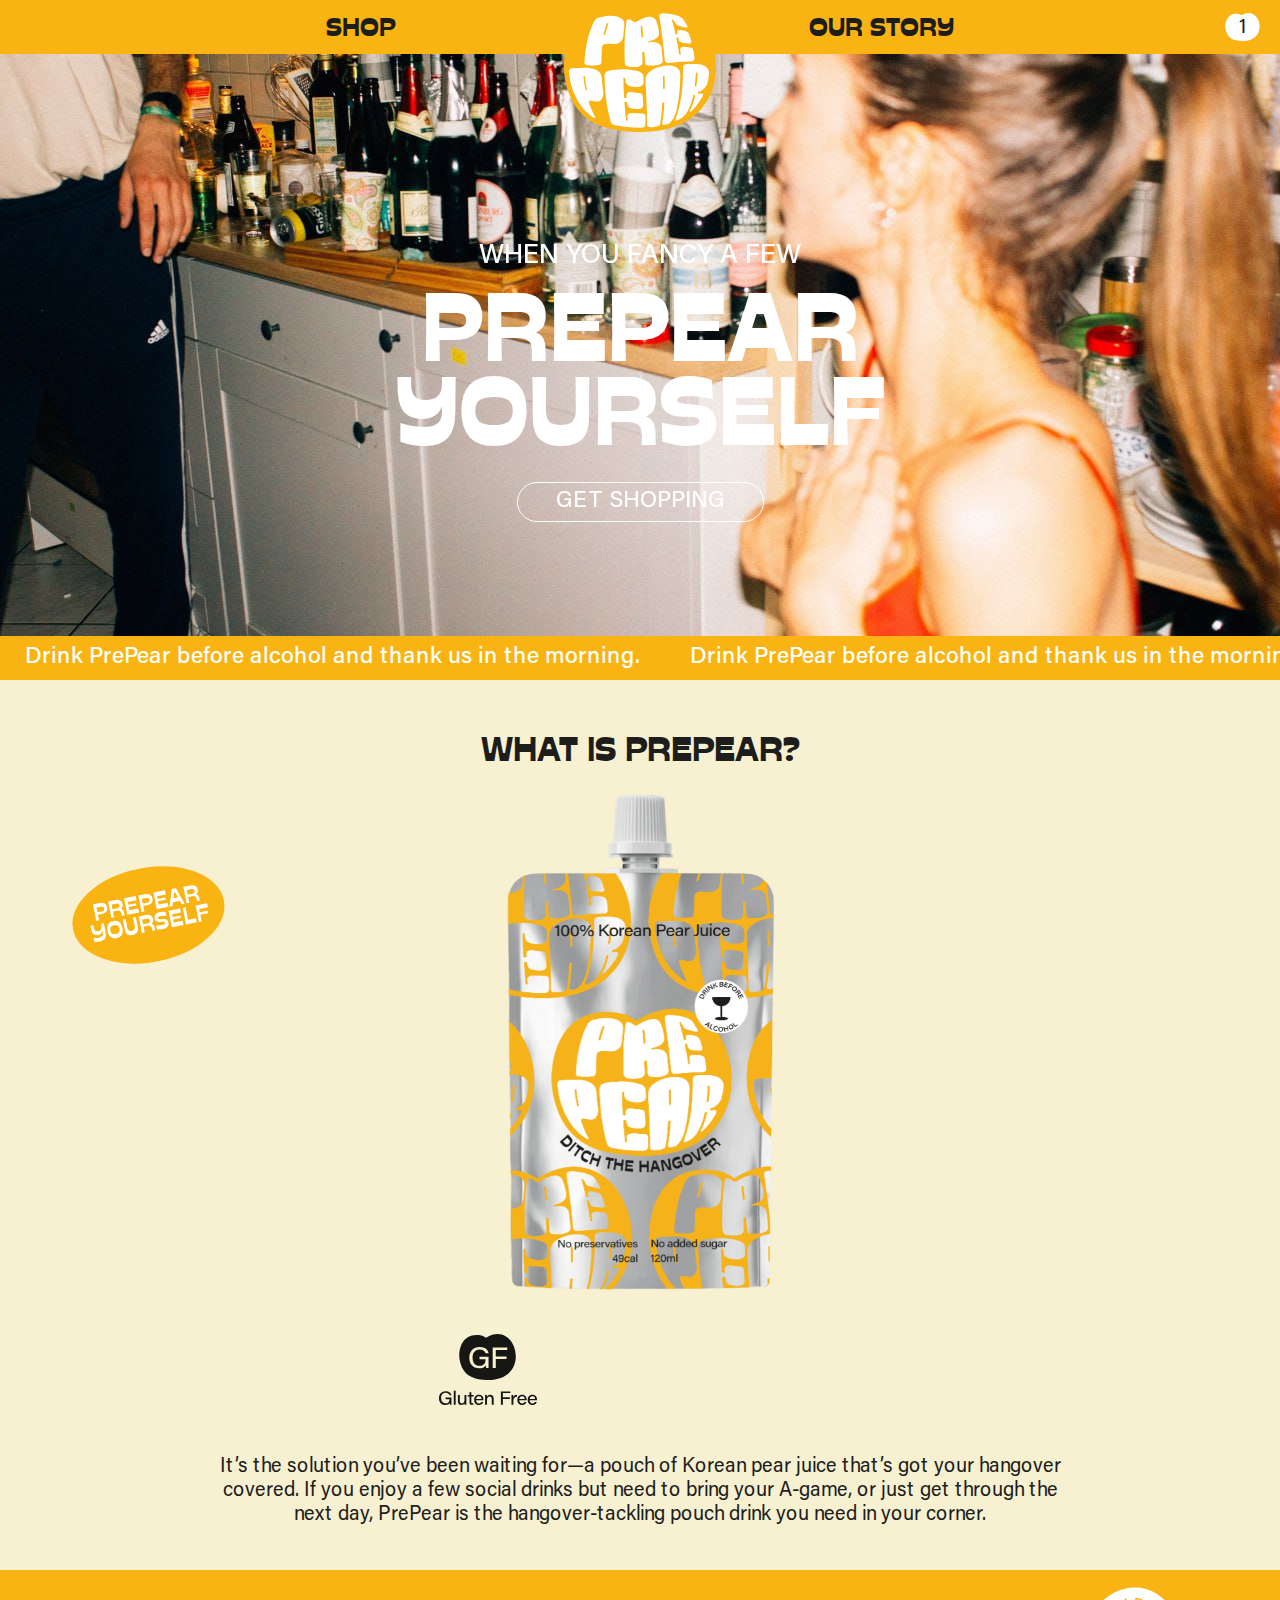
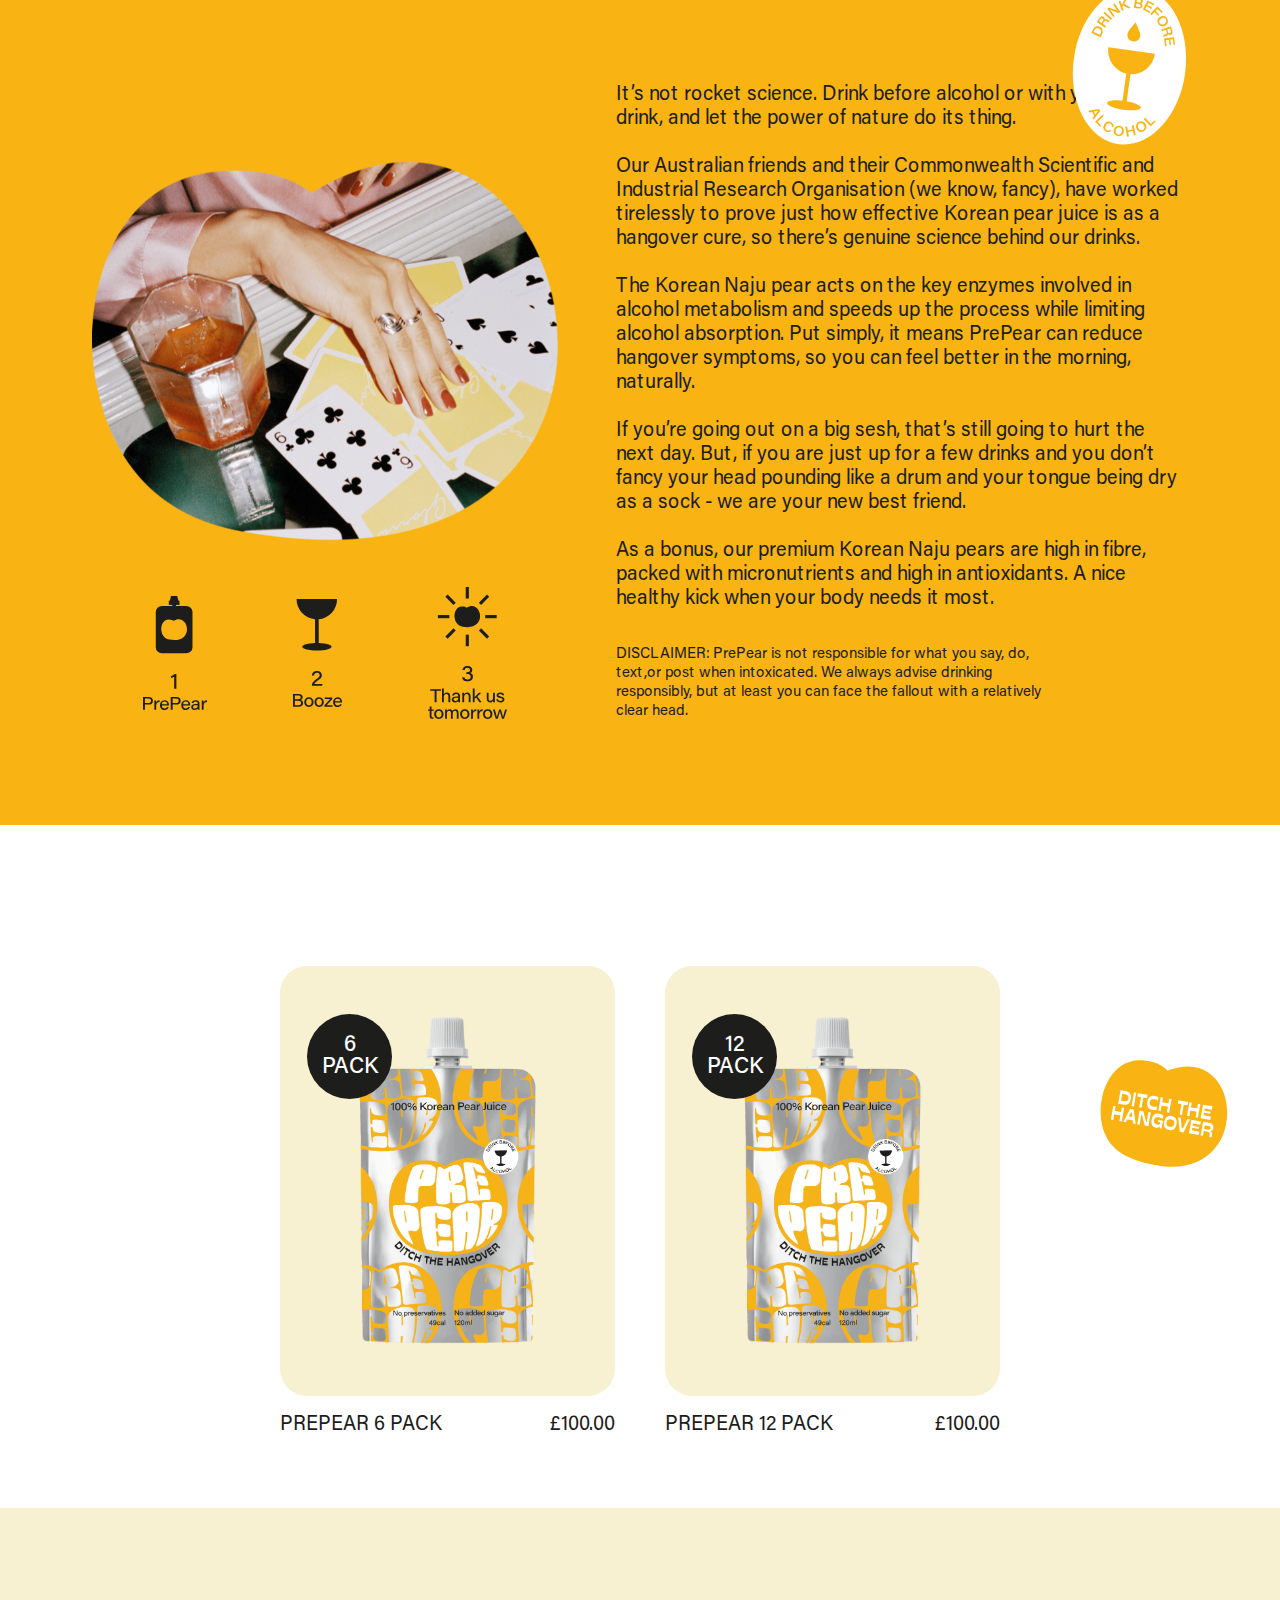
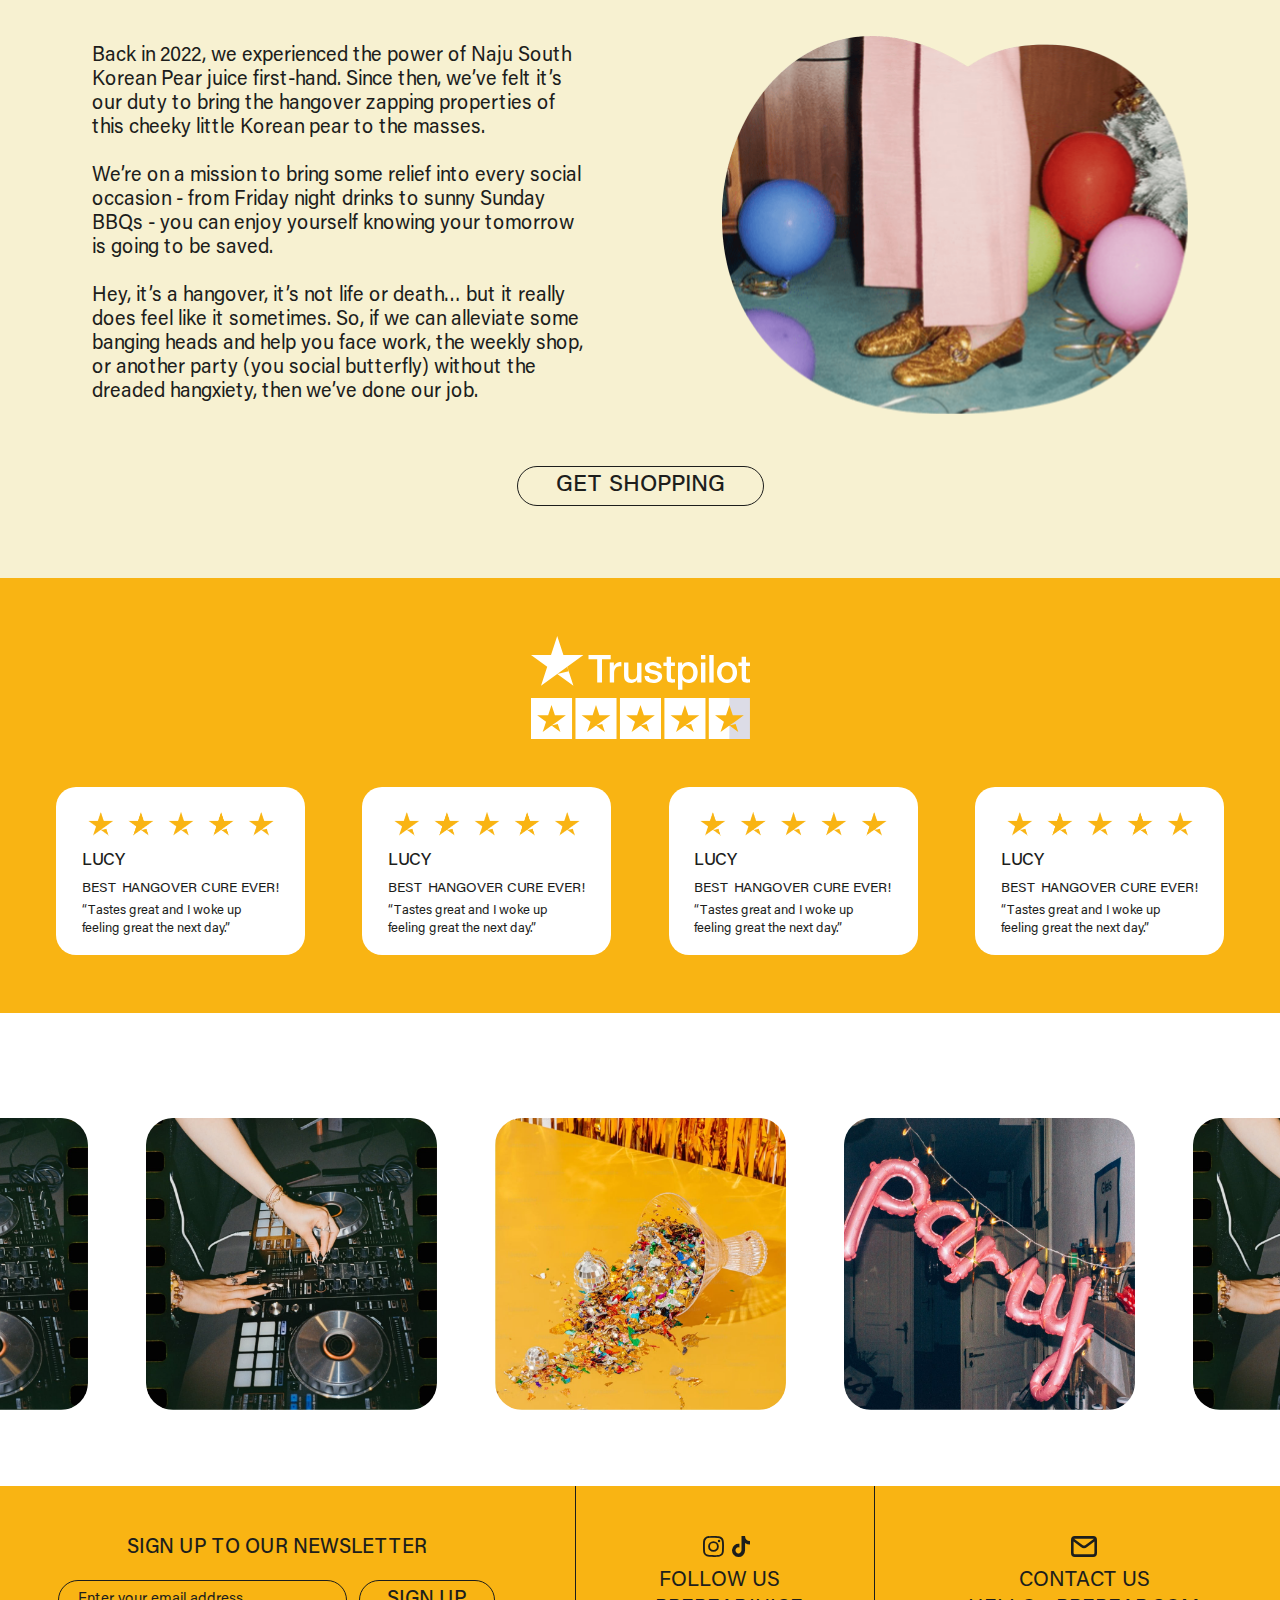
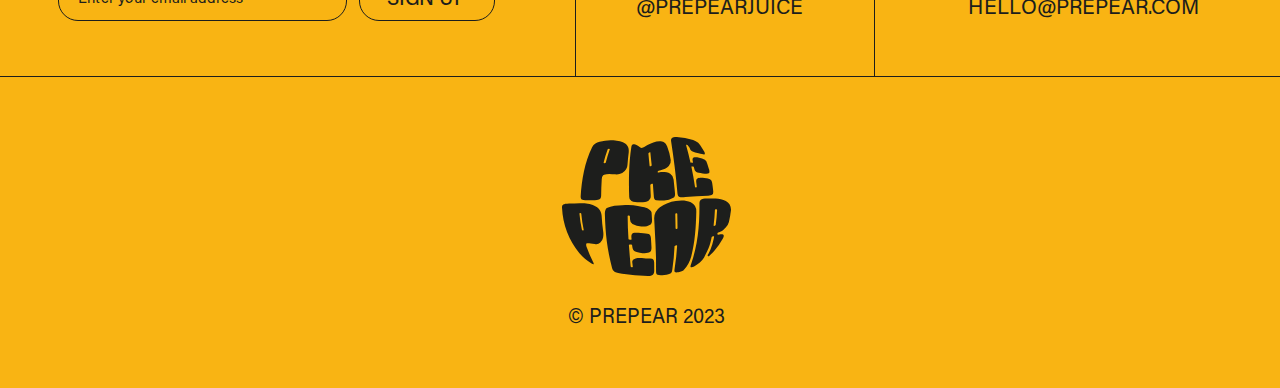
<file: index.html>
<!DOCTYPE html>
<html lang="en">
    <head>
        <meta charset="utf-8">
        <meta name="viewport" content="width=device-width, initial-scale=1.0">
        <meta name="format-detection" content="telephone=no">
        <title>Prepear | Home</title>

        <link rel="icon" type="image/x-icon" href="svgs/favicon.svg">
        <link type="text/css" rel="stylesheet" href="css/slick-theme.min.css">
        <link type="text/css" rel="stylesheet" href="css/slick.min.css">
        <link type="text/css" rel="stylesheet" href="css/splitting.css">
        <link type="text/css" rel="stylesheet" href="css/style.css">
    </head>

    <body>
        <main class="main-wrap">
            <!-- Beginning header section -->
            <header class="main-header-section">
                <div class="common-wrap clear">
                    <div class="header-inner flex">
                        <div class="logo-wrap flex">
                            <div class="hamburger">
                                <div></div>
                            </div>
                            <div class="main-logo">
                                <a href="index.html"><img src="svgs/logo.svg" alt="main-logo"></a>
                            </div>
                            <div class="cart-icon">
                                <a href="#">1</a>
                            </div>
                        </div>
                        <div class="nav-wrap flex">
                            <div class="nav-close"></div>
                            <nav class="main-nav">
                                <ul>
                                    <li><a href="#shop">SHOP</a></li>
                                    <li><a href="#our-story">OUR STORY</a></li>
                                    <li class="mobi cart-btn"><a href="#">CART</a></li>
                                </ul>
                            </nav>
                        </div>
                    </div>
                </div>
            </header>
            <!-- End header section -->

            <!-- Beginning main content section -->
            <div class="main-content-wrap section">

                <div class="hero-wrap">
                    <div class="hero-container">
                        <div class="hero-bg home-hero">
                            <picture>
                                <source media="(min-width: 769px)" srcset="img/hero-bg.jpg" sizes="100vw">
                                <source media="(max-width: 768px)" srcset="img/hero-bg.jpg" sizes="100vw">
                                <img src="img/hero-bg.jpg" srcset="img/hero-bg.jpg, img/hero-bg.jpg" sizes="100vw" alt="hero bg">
                            </picture>
                        </div>
                        <div class="common-wrap clear">
                            <div class="hero-inner">
                                <h4>When you fancy a few</h4>
                                <h1 class="split-heading">PREPEAR <br> YOURSELF</h1>
                                <div class="hero-btn flex">
                                    <a href="shop.html" class="btn white">GET SHOPPING</a>
                                </div>
                            </div>
                        </div>
                    </div>
                </div>
                
                <div class="marquee-slider">
                    <p>Drink PrePear before alcohol and thank us in the morning.</p>
                    <p>Drink PrePear before alcohol and thank us in the morning.</p>
                </div>
                
                <div class="prepear-details-wrap">
                    <div class="prepear-details-shape anim-parallax">
                        <img src="svgs/prepear-yourself-sticker.svg" alt="prepear-yourself-sticker">
                    </div>
                    <div class="common-wrap clear">
                        <div class="prepear-details-inner flex">
                            <div class="prepear-details-title">
                                <h3 class="split-heading">WHAT IS PREPEAR?</h3>
                            </div>
                            <div class="prepear-details-container-wrap flex">
                                <div class="prepear-details-container">
                                    <div class="prepear-details-thumb flex">
                                        <figure>
                                            <img src="img/prepear-details-thumb@2x.png" srcset="img/prepear-details-thumb.png 640w, img/prepear-details-thumb@2x.png 1025w, img/prepear-details-thumb@3x.png 1600w" sources="(min-width:1920px)640w, 1025w, 1600w, 100vw" alt="prepear-details-thumb">
                                        </figure>
                                    </div>
                                    <div class="prepear-details-info-wrap flex">
                                        <div class="prepear-details-info details-info-first animate-view">
                                            <p>100% Korean 
                                                Pear from Naju</p>
                                            <div></div>
                                        </div>
                                        <div class="prepear-details-info details-info-second animate-view">
                                            <p>High in fibre</p>
                                            <div></div>
                                        </div>
                                        <div class="prepear-details-info details-info-third animate-view">
                                            <p>Drink before alcohol to reduce 
                                                the effects of a hangover</p>
                                            <div></div>
                                        </div>
                                        <div class="prepear-details-info details-info-fourth animate-view">
                                            <p>High in antioxidants</p>
                                            <div></div>
                                        </div>
                                        <div class="prepear-details-info details-info-fifth animate-view">
                                            <p>No added sugar</p>
                                            <div></div>
                                        </div>
                                    </div>
                                </div>
                                <div class="prepear-details-logo-wrap flex">
                                    <div class="prepear-details-logo">
                                        <img src="svgs/gf.svg" alt="gf">
                                    </div>
                                    <div class="prepear-details-logo">
                                        <img src="svgs/ve.svg" alt="ve">
                                    </div>
                                    <div class="prepear-details-logo">
                                        <img src="svgs/antioxident.svg" alt="antioxident">
                                    </div>
                                </div>
                            </div>
                            <div class="prepear-details-text flex">
                                <p>It’s the solution you’ve been waiting for—a pouch of Korean pear juice that’s got your hangover covered. If you enjoy a few social drinks but need to bring your A-game, or just get through the next day, PrePear is the hangover-tackling pouch drink you need in your corner.</p>
                            </div>
                        </div>
                    </div>
                </div>
                
                <div class="how-works-wrap">
                    <div class="how-works-sticker anim-parallax">
                        <img src="svgs/drink-before-sticker.svg" alt="">
                    </div>
                    <div class="common-wrap clear">
                        <div class="works-info flex">
                            <div class="works-thumb-wrap">
                                <h3 class="split-heading">How it works</h3>
                                <div class="works-thumb">
                                    <figure>
                                        <img src="img/works-thumb@2x.png" srcset="img/works-thumb.png 640w, img/works-thumb@2x.png 1025w, img/works-thumb@3x.png 1600w" sources="(min-width:1920px)640w, 1025w, 1600w, 100vw" alt="works-thumb">
                                    </figure>
                                </div>
                                <div class="works-icon desk">
                                    <ul>
                                        <li><a href="#"><img src="svgs/icon-1.svg"></a></li>
                                        <li><a href="#"><img src="svgs/icon-2.svg"></a></li>
                                        <li><a href="#"><img src="svgs/icon-3.svg"></a></li>
                                    </ul>
                                </div>
                            </div>
                            <div class="works-content-info">
                                <h3  class="mobi split-heading">How it works</h3>
                                <p>It’s not rocket science. Drink before alcohol or with your first drink, and let the power of nature do its thing.</p>
                                <p>Our Australian friends and their Commonwealth Scientific and Industrial Research Organisation (we know, fancy), have worked tirelessly to prove just how effective Korean pear juice is as a hangover cure, so there’s genuine science behind our drinks.</p>
                                <p>The Korean Naju pear acts on the key enzymes involved in alcohol metabolism and speeds up the process while limiting alcohol absorption. Put simply, it means PrePear can reduce hangover symptoms, so you can feel better in the morning, naturally.</p>
                                <p>If you’re going out on a big sesh, that’s still going to hurt the next day. But, if you are just up for a few drinks and you don’t fancy your head pounding like a drum and your tongue being dry as a sock - we are your new best friend.</p>
                                <p>As a bonus, our premium Korean Naju pears are high in fibre, packed with micronutrients and high in antioxidants. A nice healthy kick when your body needs it most.</p>
                                <span>DISCLAIMER: PrePear is not responsible for what you say, do, text,or post when intoxicated. We always advise drinking responsibly, but at least you can face the fallout with a relatively clear head.</span>
                            </div>
                            <div class="works-icon mobi">
                                <ul>
                                    <li><a href="#"><img src="svgs/icon-1.svg"></a></li>
                                    <li><a href="#"><img src="svgs/icon-2.svg"></a></li>
                                    <li><a href="#"><img src="svgs/icon-3.svg"></a></li>
                                </ul>
                            </div>
                        </div>
                    </div>
                </div>

                <div class="prepear-product-wrap" id="shop">
                    <div class="common-wrap clear">
                        <div class="prepear-product-inner">
                            <div class="prepear-product-shape anim-parallax">
                                <figure>
                                    <img src="svgs/shape-1.svg" alt="shape">
                                </figure>
                            </div>
                            <div class="prepear-product-heading">
                                <h3 class="split-heading">PREPEAR YOURSELF</h3>
                            </div>
                            <div class="prepear-product-item-wrap flex">
                                <div class="prepear-product-item">
                                    <a href="shop.html" class="prepear-product-item-thumb">
                                        <figure>
                                            <img src="img/prepear-product@2x.png" srcset="img/prepear-product.png 640w, img/prepear-product@2x.png 1025w, img/prepear-product@3x.png 1600w" sources="(min-width:1920px)640w, 1025w, 1600w, 100vw" alt="prepear-product">
                                        </figure>
                                        <div class="prepear-product-pack">
                                            <span>6 pack</span>
                                        </div>
                                    </a>
                                    <div class="prepear-product-item-info">
                                        <span>PREPEAR 6 PACK <em>£100.00</em></span>
                                    </div>
                                </div>
                                <div class="prepear-product-item">
                                    <a href="shop.html" class="prepear-product-item-thumb">
                                        <figure>
                                            <img src="img/prepear-product@2x.png" srcset="img/prepear-product.png 640w, img/prepear-product@2x.png 1025w, img/prepear-product@3x.png 1600w" sources="(min-width:1920px)640w, 1025w, 1600w, 100vw" alt="prepear-product">
                                        </figure>
                                        <div class="prepear-product-pack">
                                            <span>12 pack</span>
                                        </div>
                                    </a>
                                    <div class="prepear-product-item-info">
                                        <span>PREPEAR 12 PACK <em>£100.00</em></span>
                                    </div>
                                </div>
                            </div>
                        </div>
                    </div>
                </div>
                
                <div class="our-story-wrap" id="our-story">
                    <div class="common-wrap clear">
                        <div class="our-story-inner">
                            <div class="our-story-details flex">
                                <div class="our-story-content">
                                    <h3 class="split-heading">OUR STORY</h3>
                                    <p>Back in 2022, we experienced the power of Naju South Korean Pear juice first-hand. Since then, we’ve felt it’s our duty to bring the hangover zapping properties of this cheeky little Korean pear to the masses.</p>
                                    <p>We’re on a mission to bring some relief into every social occasion - from Friday night drinks to sunny Sunday BBQs - you can enjoy yourself knowing your tomorrow is going to be saved.</p>
                                    <p>Hey, it’s a hangover, it’s not life or death… but it really does feel like it sometimes. So, if we can alleviate some banging heads and help you face work, the weekly shop, or another party (you social butterfly) without the dreaded hangxiety, then we’ve done our job.</p>
                                </div>
                                <div class="story-thumb">
                                    <picture>
                                        <source media="(min-width: 769px)" srcset="img/story@2x.png" sizes="100vw">
                                        <source media="(max-width: 768px)" srcset="img/story-mobi@2x.png" sizes="100vw">
                                        <img src="img/story@2x.png" srcset="img/story-mobi@2x.png, img/story@2x.png" sizes="100vw" alt="hero bg">
                                    </picture>
                                    <div class="story-thumb-shape mobi anim-parallax">
                                        <figure>
                                            <img src="svgs/shape-1.svg" alt="shape">
                                        </figure>
                                    </div>
                                </div>
                            </div>
                            <div class="shopping-btn flex">
                                <a href="shop.html" class="btn black">GET SHOPPING</a>
                            </div>
                        </div>
                    </div>

                </div>   
                
                <div class="review-wrap">
                    <div class="common-wrap clear">
                        <div class="review-inner">
                            <div class="review-logo flex">
                                <img src="svgs/review-logo.svg" alt="review-logo">
                            </div>
                            <div class="review-item-wrap flex">
                                <div class="review-item">
                                    <ul>
                                        <li><img src="img/star.png" alt="star"></li>
                                    </ul>
                                    <h5>Lucy</h5>
                                    <span>BEST HANGOVER CURE EVER!</span>
                                    <p>“Tastes great and I woke up feeling great the next day.”</p>
                                </div>
                                <div class="review-item">
                                    <ul>
                                        <li><img src="img/star.png" alt="star"></li>
                                    </ul>
                                    <h5>Lucy</h5>
                                    <span>BEST HANGOVER CURE EVER!</span>
                                    <p>“Tastes great and I woke up feeling great the next day.”</p>
                                </div>
                                <div class="review-item">
                                    <ul>
                                        <li><img src="img/star.png" alt="star"></li>
                                    </ul>
                                    <h5>Lucy</h5>
                                    <span>BEST HANGOVER CURE EVER!</span>
                                    <p>“Tastes great and I woke up feeling great the next day.”</p>
                                </div>
                                <div class="review-item">
                                    <ul>
                                        <li><img src="img/star.png" alt="star"></li>
                                    </ul>
                                    <h5>Lucy</h5>
                                    <span>BEST HANGOVER CURE EVER!</span>
                                    <p>“Tastes great and I woke up feeling great the next day.”</p>
                                </div>
                            </div>
                        </div>
                    </div>
                </div>
                
                <div class="instagram-wrap">
                    <div class="common-wrap clear">
                        <div class="instagram-inner">
                            <div class="instagram-heading">
                                <h3 class="split-heading"><a href="#">@PREPEARJUICE</a></h3>
                            </div>
                            <div class="instagram-item-wrap">
                                <a href="#" class="instagram-item">
                                    <figure>
                                        <img src="img/instagram-thumb-1@2x.jpg" srcset="img/instagram-thumb-1.jpg 640w, img/instagram-thumb-1@2x.jpg 1025w, img/instagram-thumb-1@3x.jpg 1600w" sources="(min-width:1920px)640w, 1025w, 1600w, 100vw" alt="instagram-thumb">
                                    </figure>
                                </a>
                                <a href="#" class="instagram-item">
                                    <figure>
                                        <img src="img/instagram-thumb-2@2x.jpg" srcset="img/instagram-thumb-2.jpg 640w, img/instagram-thumb-2@2x.jpg 1025w, img/instagram-thumb-2@3x.jpg 1600w" sources="(min-width:1920px)640w, 1025w, 1600w, 100vw" alt="instagram-thumb">
                                    </figure>
                                </a>
                                <a href="#" class="instagram-item">
                                    <figure>
                                        <img src="img/instagram-thumb-3@2x.jpg" srcset="img/instagram-thumb-3.jpg 640w, img/instagram-thumb-3@2x.jpg 1025w, img/instagram-thumb-3@3x.jpg 1600w" sources="(min-width:1920px)640w, 1025w, 1600w, 100vw" alt="instagram-thumb">
                                    </figure>
                                </a>
                                <a href="#" class="instagram-item">
                                    <figure>
                                        <img src="img/instagram-thumb-1@2x.jpg" srcset="img/instagram-thumb-1.jpg 640w, img/instagram-thumb-1@2x.jpg 1025w, img/instagram-thumb-1@3x.jpg 1600w" sources="(min-width:1920px)640w, 1025w, 1600w, 100vw" alt="instagram-thumb">
                                    </figure>
                                </a>
                                
                            </div>
                        </div>
                    </div>
                </div>
                    
            </div>
            <!-- End main content section -->

            <!-- Beginning footer section -->
            <footer class="main-footer-section">
                <div class="common-wrap clear">
                    <div class="footer-inner flex">
                        <div class="footer-top-wrap flex">
                            <div class="footer-newletter">
                                <h6>SIGN UP TO OUR NEWSLETTER</h6>
                                <form action="#">
                                    <div class="footer-newletter-input-wrap flex">
                                        <div class="footer-newletter-input">
                                            <input type="email" placeholder="Enter your email address">
                                        </div>
                                        <div class="footer-newletter-input-submit">
                                            <input type="submit" value="SIGN UP">
                                        </div>
                                    </div>
                                </form>
                            </div>
                            <div class="footer-contact-wrap flex">
                                <div class="footer-contact footer-follow-us">
                                    <div class="footer-contact-icon">
                                        <ul>
                                            <li><a href="#"><img src="svgs/instagram.svg" alt="instagram"></a></li>
                                            <li><a href="#"><img src="svgs/tiktok.svg" alt="tiktok"></a></li>
                                        </ul>
                                    </div>
                                    <div class="footer-contact-content">
                                        <h6>FOLLOW US</h6>
                                        <a href="#">@PREPEARJUICE</a>
                                    </div>
                                </div>
                                <div class="footer-contact footer-contact-us">
                                    <div class="footer-contact-icon">
                                        <ul>
                                            <li><a href="#"><img src="svgs/mail.svg" alt="mail"></a></li>
                                        </ul>
                                    </div>
                                    <div class="footer-contact-content">
                                        <h6>CONTACT US</h6>
                                        <a href="mailto:hello@prepear.com">HELLO@PREPEAR.COM</a>
                                    </div>
                                </div>
                            </div>
                        </div>
                        <div class="footer-bottom-wrap flex">
                            <div class="footer-contact-wrap mobi">
                                <div class="footer-contact footer-contact-us">
                                    <div class="footer-contact-icon">
                                        <ul>
                                            <li><a href="#"><img src="svgs/mail.svg" alt="mail"></a></li>
                                        </ul>
                                    </div>
                                    <div class="footer-contact-content">
                                        <h6>CONTACT US</h6>
                                        <a href="mailto:hello@prepear.com">HELLO@PREPEAR.COM</a>
                                    </div>
                                </div>
                                <div class="footer-contact footer-follow-us">
                                    <div class="footer-contact-icon">
                                        <ul>
                                            <li><a href="#"><img src="svgs/instagram.svg" alt="instagram"></a></li>
                                            <li><a href="#"><img src="svgs/tiktok.svg" alt="tiktok"></a></li>
                                        </ul>
                                    </div>
                                    <div class="footer-contact-content">
                                        <h6>FOLLOW US</h6>
                                        <a href="#">@PREPEARJUICE</a>
                                    </div>
                                </div>
                            </div>
                            <div class="footer-logo-and-copyright flex">
                                <div class="footer-logo flex">
                                    <a href="index.html"><img src="svgs/footer-logo.svg" alt="footer-logo"></a>
                                </div>
                                <div class="footer-copyright">
                                    <p>© PREPEAR 2023</p>
                                </div>
                            </div>
                        </div>
                    </div>
                </div>
            </footer>
            <!-- End main footer section -->

            <div class="cart-wrap">
                <div class="main-cart-wrap">
                    <div class="cart-body">
                        <div class="cart-top">
                            <h4>CART</h4>
                            <div class="cart-close"></div>
                        </div>
                        <div class="cart-item-wrap flex">
                            <div class="cart-item">
                                <div class="cart-item-thumb">
                                    <figure>
                                        <img src="img/cart-item.png" srcset="img/cart-item.png 640w, img/cart-item.png 1025w, img/cart-item.png 1600w" sources="(min-width:1920px)640w, 1025w, 1600w, 100vw" alt="cart-item-thumb">
                                    </figure>
                                </div>
                                <div class="cart-item-content flex">
                                    <div class="cart-item-title">
                                        <h6><a href="#">PREPEAR 120ML X 24</a></h6>
                                        <span>£100.00</span>
                                    </div>
                                    <div class="cart-quantity flex">
                                        <div class="cart-counter flex">
                                            <span class="button" onclick="decreaseCount(event, this)"><img src="img/collapse.png" alt="collapse"></span>
                                            <input type="text" class="input-num" value="1" min="0">
                                            <span class="button up-btn" onclick="increaseCount(event, this)"><img src="img/expand.png" alt="expand"></span>
                                        </div>
                                        <a href="#" class="remove-cart-item">Remove</a>
                                    </div>
                                </div>
                            </div>
                        </div>
                    </div>
                    <div class="cart-bottom">
                        <div class="cart-subtotal flex">
                            <h6>SUBTOTAL</h6>
                            <span>£100.00</span>
                        </div>
                        <div class="cart-checkout-btn">
                            <a href="#" class="btn black">CHECKOUT</a>
                        </div>
                    </div>
                </div>
            </div>

        </main>
        <script src="js/jquery-3.5.1.min.js"></script>
        <script src="js/slick.min.js"></script>
        <script src="js/headroom.js"></script>
        <script src="js/jquery.marquee.min.js"></script>
        <script src="js/anim.js"></script>
        <script src="js/inview.js"></script>
        <script src="js/splitting.min.js"></script>
        <script src="js/common-scripts.js"></script>
    </body>
</html>
</file>
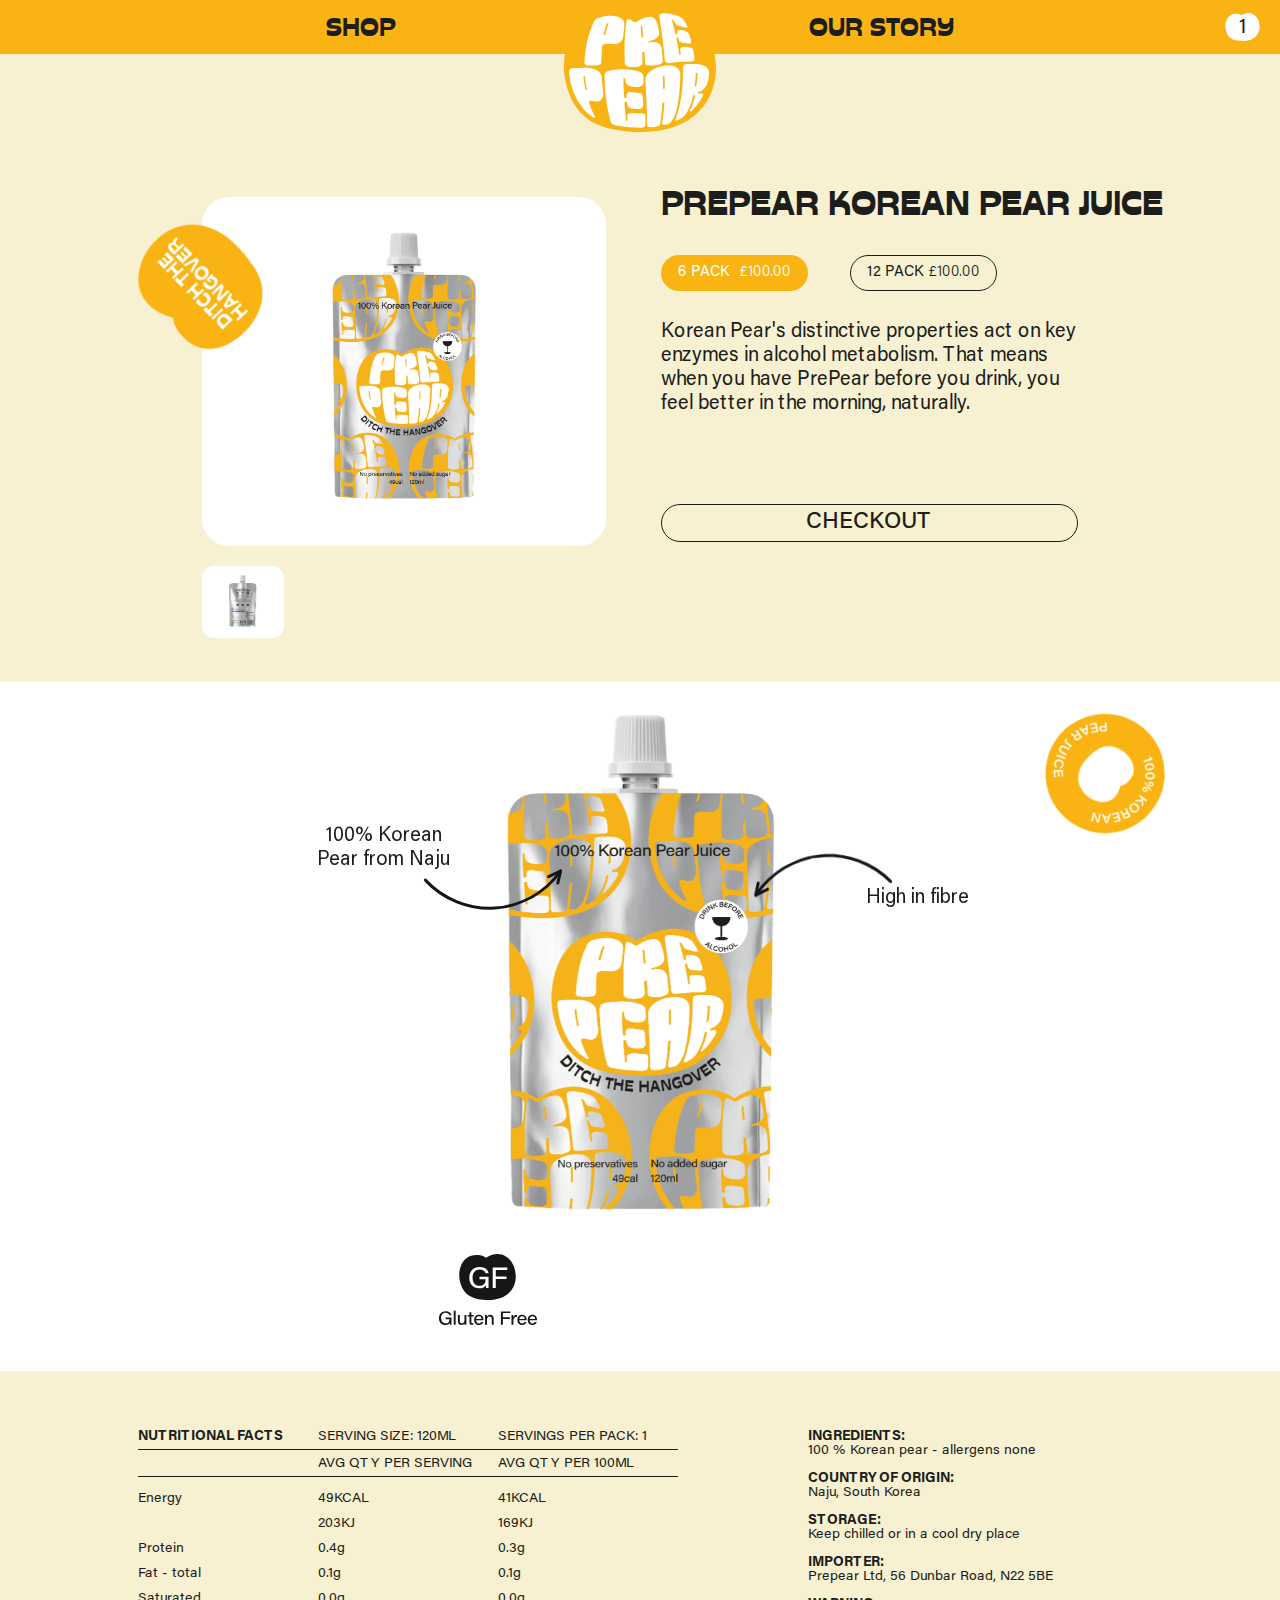
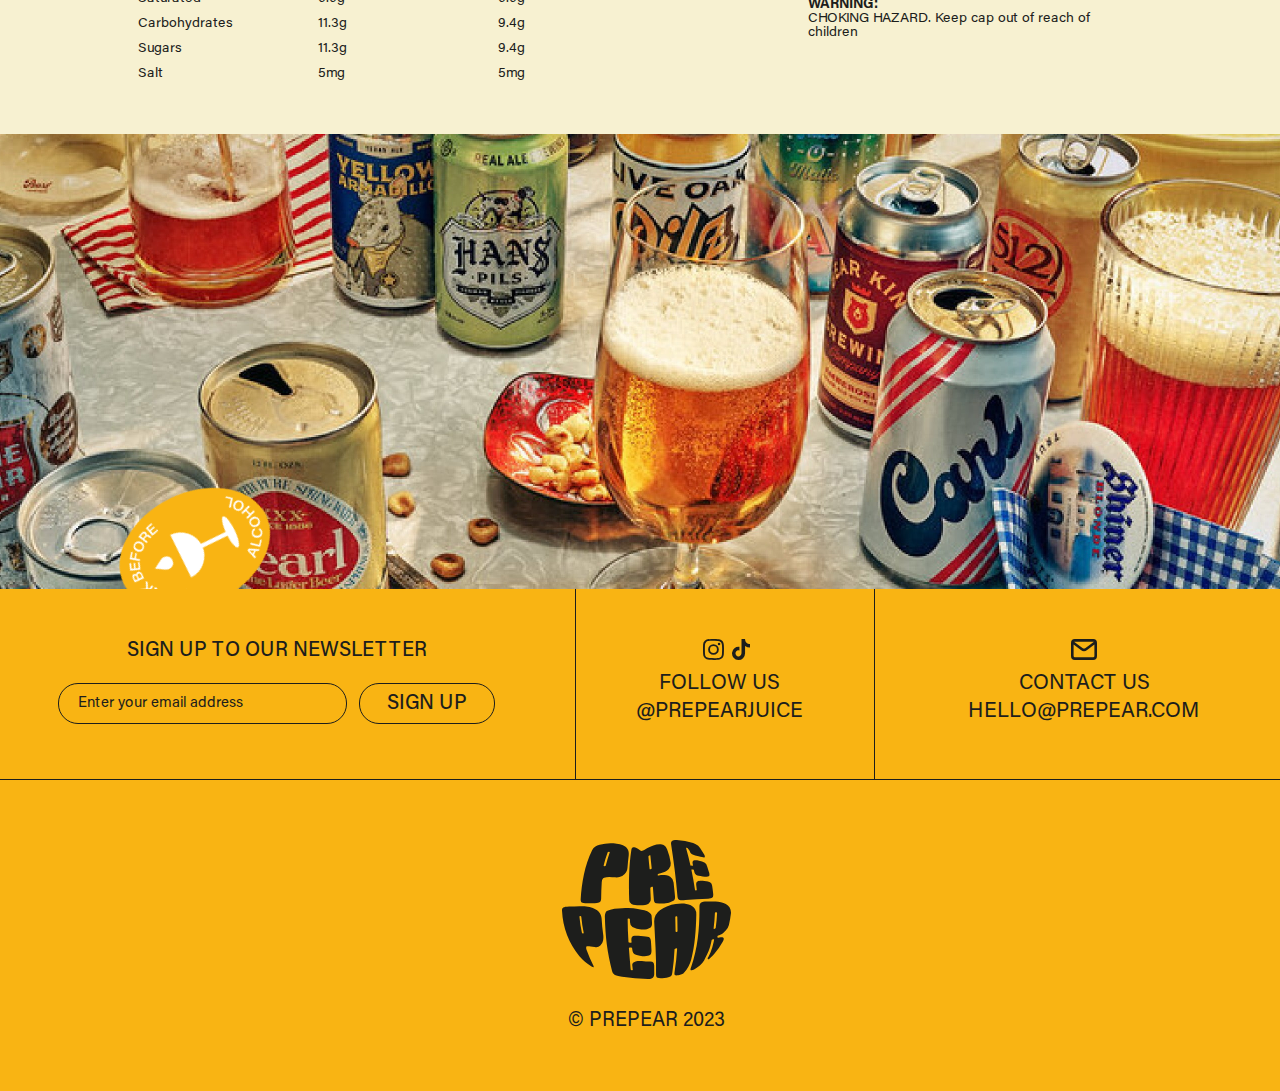
<file: shop.html>
<!DOCTYPE html>
<html lang="en">
    <head>
        <meta charset="utf-8">
        <meta name="viewport" content="width=device-width, initial-scale=1.0">
        <meta name="format-detection" content="telephone=no">
        <title>Prepear | Shop</title>
        
        <link rel="icon" type="image/x-icon" href="svgs/favicon.svg">
        <link type="text/css" rel="stylesheet" href="css/slick-theme.min.css">
        <link type="text/css" rel="stylesheet" href="css/slick.min.css">
        <link type="text/css" rel="stylesheet" href="css/splitting.css">
        <link type="text/css" rel="stylesheet" href="css/style.css">
    </head>

    <body>
        <main class="main-wrap">
            <!-- Beginning header section -->
            <header class="main-header-section">
                <div class="common-wrap clear">
                    <div class="header-inner flex">
                        <div class="logo-wrap flex">
                            <div class="hamburger">
                                <div></div>
                            </div>
                            <div class="main-logo">
                                <a href="index.html"><img src="svgs/logo.svg" alt="main-logo"></a>
                            </div>
                            <div class="cart-icon">
                                <a href="#">1</a>
                            </div>
                        </div>
                        <div class="nav-wrap flex">
                            <div class="nav-close"></div>
                            <nav class="main-nav">
                                <ul>
                                    <li><a href="index.html#shop">SHOP</a></li>
                                    <li><a href="index.html#our-story">OUR STORY</a></li>
                                    <li class="mobi cart-btn"><a href="#">CART</a></li>
                                </ul>
                            </nav>
                        </div>
                    </div>
                </div>
            </header>
            <!-- End header section -->

            <!-- Beginning main content section -->
            <div class="main-content-wrap section shop-page">
    
                <div class="shop-wrap">
                    <div class="common-wrap clear">
                        <div class="shop-inner">
                           <div class="shop-tab-wrap">
                              <div class="shop-tab-shape anim-parallax">
                                  <figure>
                                      <img src="svgs/shop/shape.svg" alt="shape">
                                  </figure>
                              </div>
                               <div class="shop-single-tab-wrap">
                                   <h3 class="split-heading">PREPEAR korean pear juice</h3>
                                   <div class="shop-single-tab-item-wrap flex">
                                       <div class="shop-single-tab-item" id="shop-single-tab-item-2">
                                           <figure>
                                               <img src="img/shop/product-1@2x.png" srcset="img/shop/product-1.png 640w, img/shop/product-1@2x.png 1025w, img/shop/product-1@3x.png 1600w" sources="(min-width:1920px)640w, 1025w, 1600w, 100vw" alt="product">
                                           </figure>
                                       </div>
                                       <div class="shop-single-tab-item" id="shop-single-tab-item-1">
                                           <figure>
                                               <img src="img/shop/product-1@2x.png" srcset="img/shop/product-1.png 640w, img/shop/product-1@2x.png 1025w, img/shop/product-1@3x.png 1600w" sources="(min-width:1920px)640w, 1025w, 1600w, 100vw" alt="product">
                                           </figure>
                                       </div>
                                   </div>
                                   <div class="shop-single-tab-trigger">
                                       <ul>
                                           <li class="active"><a href="#shop-single-tab-item-2"><img src="img/shop/trigger-img-1@2x.png" alt="product"></a></li>
<!--                                           <li><a href="#shop-single-tab-item-1"><img src="img/shop/trigger-img-1@2x.png" alt="product"></a></li>-->
                                       </ul>
                                   </div>
                               </div>
                           </div>
                            <div class="shop-customize-wrap">
                                <h3 class="split-heading">PREPEAR korean pear juice</h3>
                                <div class="shop-single-guide-row-wrap flex">
                                    <div class="shop-single-guide-radio-row">
                                        <input type="radio" id="color-1" name="color" checked="">
                                        <label for="color-1">6 pack<em>£100.00</em></label>
                                    </div>
                                    <div class="shop-single-guide-radio-row">
                                        <input type="radio" id="color-2" name="color">
                                        <label for="color-2">12 pack<em>£100.00</em></label>
                                    </div>
                                    
                                </div>
                                <p>Korean Pear's distinctive properties act on key enzymes in alcohol metabolism. That means when you have PrePear before you drink, you feel better in the morning, naturally.</p>
                                <div class="shop-btn flex">
                                    <input type="submit" class="btn black" value="CHECKOUT">
                                </div>
                            </div>
                            
                        </div>
                    </div>
                </div>
                
                <div class="prepear-details-wrap">
                    <div class="prepear-details-shape anim-parallax">
                        <img src="svgs/shop/shape-1.svg" alt="shape">
                    </div>
                    <div class="common-wrap clear">
                        <div class="prepear-details-inner flex">
                            <div class="prepear-details-container-wrap flex">
                                <div class="prepear-details-container">
                                    <div class="prepear-details-thumb flex">
                                        <figure>
                                            <img src="img/prepear-details-thumb@2x.png" srcset="img/prepear-details-thumb.png 640w, img/prepear-details-thumb@2x.png 1025w, img/prepear-details-thumb@3x.png 1600w" sources="(min-width:1920px)640w, 1025w, 1600w, 100vw" alt="prepear-details-thumb">
                                        </figure>
                                    </div>
                                     <div class="prepear-details-info-wrap flex">
                                        <div class="prepear-details-info details-info-first animate-view">
                                            <p>100% Korean 
                                                Pear from Naju</p>
                                            <div></div>
                                        </div>
                                        <div class="prepear-details-info details-info-second animate-view">
                                            <p>High in fibre</p>
                                            <div></div>
                                        </div>
                                        <div class="prepear-details-info details-info-third animate-view">
                                            <p>Drink before alcohol to reduce 
                                                the effects of a hangover</p>
                                            <div></div>
                                        </div>
                                        <div class="prepear-details-info details-info-fourth animate-view">
                                            <p>High in antioxidants</p>
                                            <div></div>
                                        </div>
                                        <div class="prepear-details-info details-info-fifth animate-view">
                                            <p>No added sugar</p>
                                            <div></div>
                                        </div>
                                    </div>
                                </div>
                                <div class="prepear-details-logo-wrap flex">
                                    <div class="prepear-details-logo">
                                        <img src="svgs/gf.svg" alt="gf">
                                    </div>
                                    <div class="prepear-details-logo">
                                        <img src="svgs/ve.svg" alt="ve">
                                    </div>
                                    <div class="prepear-details-logo">
                                        <img src="svgs/antioxident.svg" alt="antioxident">
                                    </div>
                                </div>
                            </div>
                        </div>
                    </div>
                </div>
                
                <div class="nutritional-wrap">
                    <div class="common-wrap clear">
                        <div class="nutritional-inner flex">
                            <div class="nutritional-left-content">
                                <div class="nutritional-left-top-item-wrap flex">
                                    <div class="nutritional-left-top-item">
                                        <h5><em>NUTRITIONAL FACTS</em></h5>
                                    </div>
                                    <div class="nutritional-left-top-item">
                                        <h5>Serving size: 120ml</h5>
                                    </div>
                                    <div class="nutritional-left-top-item">
                                        <h5>Servings per pack: 1</h5>
                                    </div>
                                </div>
                                <div class="nutritional-left-top-item-wrap flex nutritional-left-middle">
                                    <div class="nutritional-left-top-item">
                                        
                                    </div>
                                    <div class="nutritional-left-top-item">
                                        <h5>avg qty per serving</h5>
                                    </div>
                                    <div class="nutritional-left-top-item">
                                        <h5>avg qty per 100ml</h5>
                                    </div>
                                </div>
                                <div class="nutritional-left-bottom-item-wrap flex">
                                    <div class="nutritional-left-bottom-item">
                                        <ul>
                                            <li>Energy</li>
                                            <li><span></span></li>
                                            <li>Protein</li>
                                            <li>Fat - total</li>
                                            <li>Saturated</li>
                                            <li>Carbohydrates</li>
                                            <li>Sugars</li>
                                            <li>Salt</li>
                                        </ul>
                                    </div>
                                    <div class="nutritional-left-bottom-item">
                                        <ul>
                                            <li>49KCAL</li>
                                            <li>203KJ</li>
                                            <li>0.4g</li>
                                            <li>0.1g</li>
                                            <li>0.0g</li>
                                            <li>11.3g</li>
                                            <li>11.3g</li>
                                            <li>5mg</li>
                                        </ul>
                                    </div>
                                    <div class="nutritional-left-bottom-item">
                                        <ul>
                                            <li>41KCAL</li>
                                            <li>169KJ</li>
                                            <li>0.3g</li>
                                            <li>0.1g</li>
                                            <li>0.0g</li>
                                            <li>9.4g</li>
                                            <li>9.4g</li>
                                            <li>5mg</li>
                                        </ul>
                                    </div>
                                </div>
                            </div>
                            <div class="nutritional-right-content">
                                <div class="nutritional-right-item-wrap">
                                    <div class="nutritional-right-item">
                                        <h5>Ingredients:</h5>
                                        <p>100 % Korean pear - allergens none</p>
                                    </div>
                                    <div class="nutritional-right-item">
                                        <h5>Country of Origin:</h5>
                                        <p>Naju, South Korea</p>
                                    </div>
                                    <div class="nutritional-right-item">
                                        <h5>Storage:</h5>
                                        <p>Keep chilled or in a cool dry place</p>
                                    </div>
                                    <div class="nutritional-right-item">
                                        <h5>Importer:</h5>
                                        <p>Prepear Ltd, 56 Dunbar Road, N22 5BE</p>
                                    </div>
                                    <div class="nutritional-right-item">
                                        <h5>Warning:</h5>
                                        <p>CHOKING HAZARD. Keep cap out of reach of children</p>
                                    </div>
                                </div>
                            </div>
                        </div>
                    </div>
                </div>
                
                <div class="shop-banner-wrap">
                    <div class="shop-banner">
                        <picture>
                            <source media="(min-width: 769px)" srcset="img/shop/shop-banner-desk@2x.jpg" sizes="100vw">
                            <source media="(max-width: 768px)" srcset="img/shop/shop-banner-mobi@2x.jpg" sizes="100vw">
                            <img src="img/shop/shop-banner-mobi@2x.jpg" srcset="img/shop/shop-banner-desk@2x.jpg, img/shop/shop-banner-desk@2x.jpg" sizes="100vw" alt="shop-banner">
                        </picture>
                    </div>
                    <div class="shop-banner-shape anim-parallax">
                        <figure>
                            <img src="svgs/shop/shape-2.svg" alt="shape">
                        </figure>
                    </div>
                </div>
               
            </div>
            <!-- End main content section -->

            <!-- Beginning footer section -->
            <footer class="main-footer-section">
                <div class="common-wrap clear">
                    <div class="footer-inner flex">
                        <div class="footer-top-wrap flex">
                            <div class="footer-newletter">
                                <h6>SIGN UP TO OUR NEWSLETTER</h6>
                                <form action="#">
                                    <div class="footer-newletter-input-wrap flex">
                                        <div class="footer-newletter-input">
                                            <input type="email" placeholder="Enter your email address">
                                        </div>
                                        <div class="footer-newletter-input-submit">
                                            <input type="submit" value="SIGN UP">
                                        </div>
                                    </div>
                                </form>
                            </div>
                            <div class="footer-contact-wrap flex">
                                <div class="footer-contact footer-follow-us">
                                    <div class="footer-contact-icon">
                                        <ul>
                                            <li><a href="#"><img src="svgs/instagram.svg" alt="instagram"></a></li>
                                            <li><a href="#"><img src="svgs/tiktok.svg" alt="tiktok"></a></li>
                                        </ul>
                                    </div>
                                    <div class="footer-contact-content">
                                        <h6>FOLLOW US</h6>
                                        <a href="#">@PREPEARJUICE</a>
                                    </div>
                                </div>
                                <div class="footer-contact footer-contact-us">
                                    <div class="footer-contact-icon">
                                        <ul>
                                            <li><a href="#"><img src="svgs/mail.svg" alt="mail"></a></li>
                                        </ul>
                                    </div>
                                    <div class="footer-contact-content">
                                        <h6>CONTACT US</h6>
                                        <a href="mailto:hello@prepear.com">HELLO@PREPEAR.COM</a>
                                    </div>
                                </div>
                            </div>
                        </div>
                        <div class="footer-bottom-wrap flex">
                            <div class="footer-contact-wrap mobi">
                                <div class="footer-contact footer-contact-us">
                                    <div class="footer-contact-icon">
                                        <ul>
                                            <li><a href="#"><img src="svgs/mail.svg" alt="mail"></a></li>
                                        </ul>
                                    </div>
                                    <div class="footer-contact-content">
                                        <h6>CONTACT US</h6>
                                        <a href="mailto:hello@prepear.com">HELLO@PREPEAR.COM</a>
                                    </div>
                                </div>
                                <div class="footer-contact footer-follow-us">
                                    <div class="footer-contact-icon">
                                        <ul>
                                            <li><a href="#"><img src="svgs/instagram.svg" alt="instagram"></a></li>
                                            <li><a href="#"><img src="svgs/tiktok.svg" alt="tiktok"></a></li>
                                        </ul>
                                    </div>
                                    <div class="footer-contact-content">
                                        <h6>FOLLOW US</h6>
                                        <a href="#">@PREPEARJUICE</a>
                                    </div>
                                </div>
                            </div>
                            <div class="footer-logo-and-copyright flex">
                                <div class="footer-logo flex">
                                    <a href="index.html"><img src="svgs/footer-logo.svg" alt="footer-logo"></a>
                                </div>
                                <div class="footer-copyright">
                                    <p>© PREPEAR 2023</p>
                                </div>
                            </div>
                        </div>
                    </div>
                </div>
            </footer>
            <!-- End main footer section -->
            
            <div class="cart-wrap">
                <div class="main-cart-wrap">
                    <div class="cart-body">
                        <div class="cart-top">
                            <h4>CART</h4>
                            <div class="cart-close"></div>
                        </div>
                        <div class="cart-item-wrap flex">
                            <div class="cart-item">
                                <div class="cart-item-thumb">
                                    <figure>
                                        <img src="img/cart-item.png" srcset="img/cart-item.png 640w, img/cart-item.png 1025w, img/cart-item.png 1600w" sources="(min-width:1920px)640w, 1025w, 1600w, 100vw" alt="cart-item-thumb">
                                    </figure>
                                </div>
                                <div class="cart-item-content flex">
                                    <div class="cart-item-title">
                                        <h6><a href="#">PREPEAR 120ML X 24</a></h6>
                                        <span>£100.00</span>
                                    </div>
                                    <div class="cart-quantity flex">
                                        <div class="cart-counter flex">
                                            <span class="button" onclick="decreaseCount(event, this)"><img src="img/collapse.png" alt="collapse"></span>
                                            <input type="text" class="input-num" value="1" min="0">
                                            <span class="button up-btn" onclick="increaseCount(event, this)"><img src="img/expand.png" alt="expand"></span>
                                        </div>
                                        <a href="#" class="remove-cart-item">Remove</a>
                                    </div>
                                </div>
                            </div>
                        </div>
                    </div>
                    <div class="cart-bottom">
                        <div class="cart-subtotal flex">
                            <h6>SUBTOTAL</h6>
                            <span>£100.00</span>
                        </div>
                        <div class="cart-checkout-btn">
                            <a href="#" class="btn black">CHECKOUT</a>
                        </div>
                    </div>
                </div>
            </div>
        </main>
        <script src="js/jquery-3.5.1.min.js"></script>
        <script src="js/slick.min.js"></script>
        <script src="js/headroom.js"></script>
        <script src="js/jquery.marquee.min.js"></script>
        <script src="js/anim.js"></script>
        <script src="js/inview.js"></script>
        <script src="js/splitting.min.js"></script>
        <script src="js/common-scripts.js"></script>
    </body>
</html>
</file>
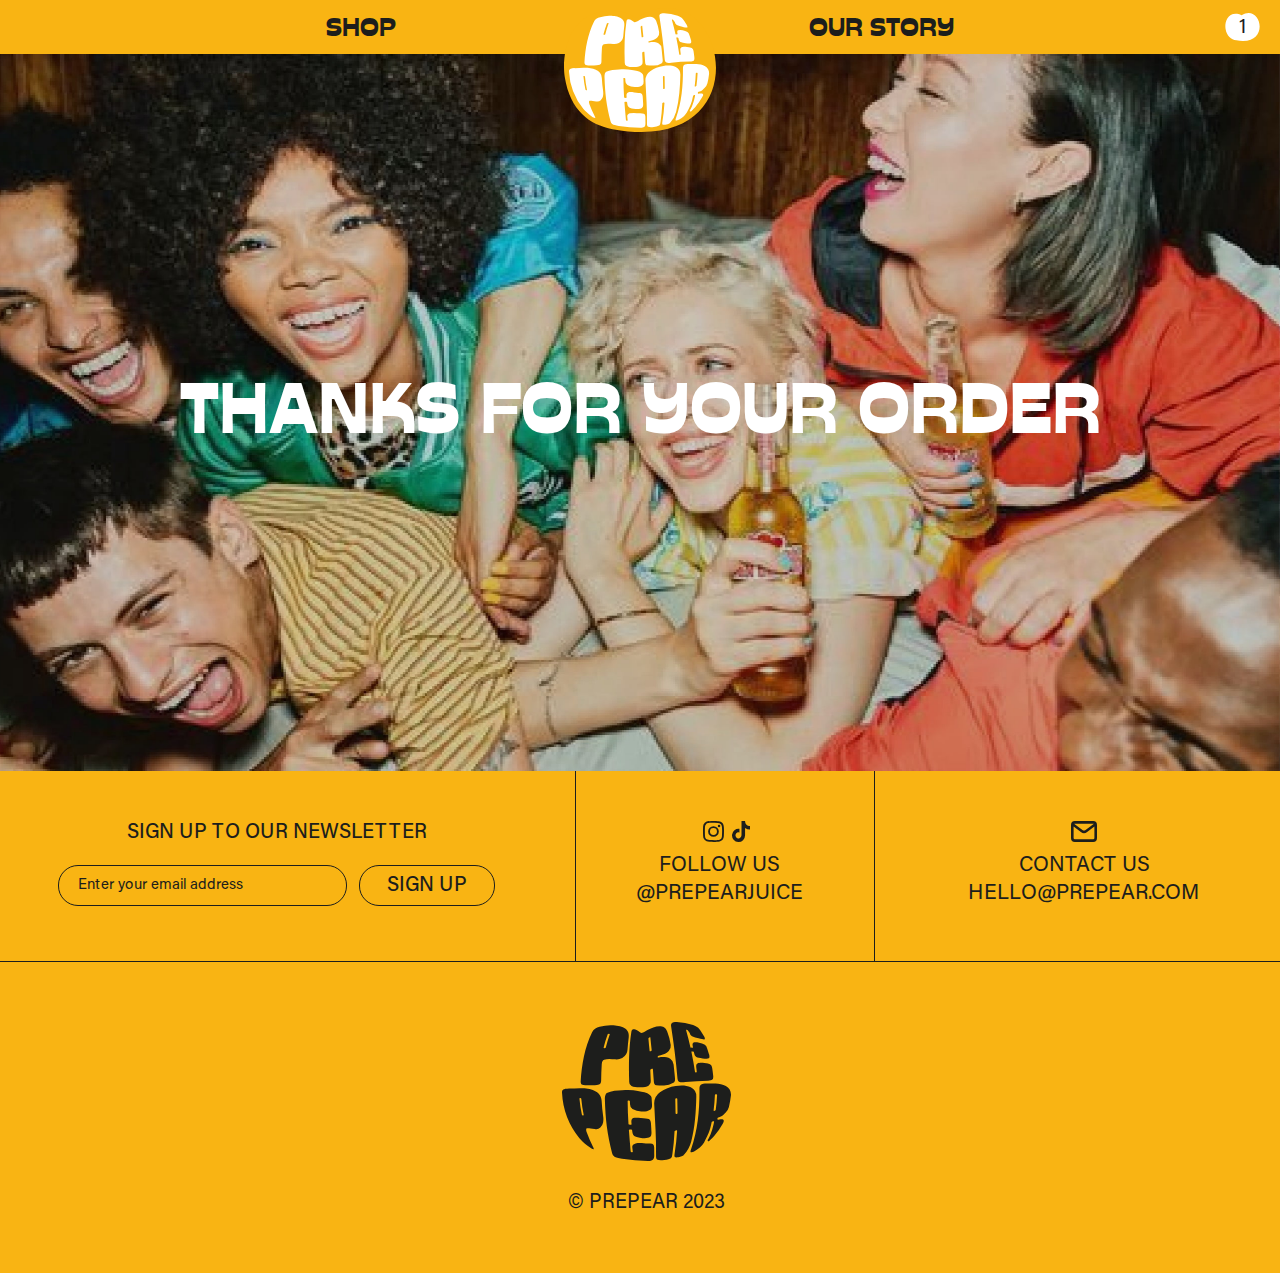
<file: thanks.html>
<!DOCTYPE html>
<html lang="en">
    <head>
        <meta charset="utf-8">
        <meta name="viewport" content="width=device-width, initial-scale=1.0">
        <meta name="format-detection" content="telephone=no">
        <title>Prepear | Thanks</title>
        
        <link rel="icon" type="image/x-icon" href="svgs/favicon.svg">
        <link type="text/css" rel="stylesheet" href="css/slick-theme.min.css">
        <link type="text/css" rel="stylesheet" href="css/slick.min.css">
        <link type="text/css" rel="stylesheet" href="css/splitting.css">
        <link type="text/css" rel="stylesheet" href="css/style.css">
    </head>

    <body>
        <main class="main-wrap">
            <!-- Beginning header section -->
            <header class="main-header-section">
                <div class="common-wrap clear">
                    <div class="header-inner flex">
                        <div class="logo-wrap flex">
                            <div class="hamburger">
                                <div></div>
                            </div>
                            <div class="main-logo">
                                <a href="index.html"><img src="svgs/logo.svg" alt="main-logo"></a>
                            </div>
                            <div class="cart-icon">
                                <a href="#">1</a>
                            </div>
                        </div>
                        <div class="nav-wrap flex">
                            <div class="nav-close"></div>
                            <nav class="main-nav">
                                <ul>
                                    <li><a href="index.html#shop">SHOP</a></li>
                                    <li><a href="index.html#our-story">OUR STORY</a></li>
                                    <li class="mobi cart-btn"><a href="#">CART</a></li>
                                </ul>
                            </nav>
                        </div>
                    </div>
                </div>
            </header>
            <!-- End header section -->

            <!-- Beginning main content section -->
            <div class="main-content-wrap section thanks-page">

                <div class="hero-wrap">
                   <div class="hero-container">
                    <div class="hero-bg">
                        <picture>
                            <source media="(min-width: 769px)" srcset="img/thanks/hero-desk-bg.jpg" sizes="100vw">
                            <source media="(max-width: 768px)" srcset="img/thanks/hero-mobi-bg.jpg" sizes="100vw">
                            <img src="img/thanks/hero-desk-bg.jpg" srcset="img/thanks/hero-mobi-bg.jpg, img/hero-desk-bg.jpg" sizes="100vw" alt="hero bg">
                        </picture>
                    </div>
                    <div class="common-wrap clear">
                        <div class="hero-inner">
                            <h2 class="split-heading">Thanks for your order</h2>
                        </div>
                    </div>
                    </div>
                </div>

            </div>
            <!-- End main content section -->

            <!-- Beginning footer section -->
            <footer class="main-footer-section">
                <div class="common-wrap clear">
                    <div class="footer-inner flex">
                        <div class="footer-top-wrap flex">
                            <div class="footer-newletter">
                                <h6>SIGN UP TO OUR NEWSLETTER</h6>
                                <form action="#">
                                    <div class="footer-newletter-input-wrap flex">
                                        <div class="footer-newletter-input">
                                            <input type="email" placeholder="Enter your email address">
                                        </div>
                                        <div class="footer-newletter-input-submit">
                                            <input type="submit" value="SIGN UP">
                                        </div>
                                    </div>
                                </form>
                            </div>
                            <div class="footer-contact-wrap flex">
                                <div class="footer-contact footer-follow-us">
                                    <div class="footer-contact-icon">
                                        <ul>
                                            <li><a href="#"><img src="svgs/instagram.svg" alt="instagram"></a></li>
                                            <li><a href="#"><img src="svgs/tiktok.svg" alt="tiktok"></a></li>
                                        </ul>
                                    </div>
                                    <div class="footer-contact-content">
                                        <h6>FOLLOW US</h6>
                                        <a href="#">@PREPEARJUICE</a>
                                    </div>
                                </div>
                                <div class="footer-contact footer-contact-us">
                                    <div class="footer-contact-icon">
                                        <ul>
                                            <li><a href="#"><img src="svgs/mail.svg" alt="mail"></a></li>
                                        </ul>
                                    </div>
                                    <div class="footer-contact-content">
                                        <h6>CONTACT US</h6>
                                        <a href="mailto:hello@prepear.com">HELLO@PREPEAR.COM</a>
                                    </div>
                                </div>
                            </div>
                        </div>
                        <div class="footer-bottom-wrap flex">
                            <div class="footer-contact-wrap mobi">
                                <div class="footer-contact footer-contact-us">
                                    <div class="footer-contact-icon">
                                        <ul>
                                            <li><a href="#"><img src="svgs/mail.svg" alt="mail"></a></li>
                                        </ul>
                                    </div>
                                    <div class="footer-contact-content">
                                        <h6>CONTACT US</h6>
                                        <a href="mailto:hello@prepear.com">HELLO@PREPEAR.COM</a>
                                    </div>
                                </div>
                                <div class="footer-contact footer-follow-us">
                                    <div class="footer-contact-icon">
                                        <ul>
                                            <li><a href="#"><img src="svgs/instagram.svg" alt="instagram"></a></li>
                                            <li><a href="#"><img src="svgs/tiktok.svg" alt="tiktok"></a></li>
                                        </ul>
                                    </div>
                                    <div class="footer-contact-content">
                                        <h6>FOLLOW US</h6>
                                        <a href="#">@PREPEARJUICE</a>
                                    </div>
                                </div>
                            </div>
                            <div class="footer-logo-and-copyright flex">
                                <div class="footer-logo flex">
                                    <a href="index.html"><img src="svgs/footer-logo.svg" alt="footer-logo"></a>
                                </div>
                                <div class="footer-copyright">
                                    <p>© PREPEAR 2023</p>
                                </div>
                            </div>
                        </div>
                    </div>
                </div>
            </footer>
            <!-- End main footer section -->
            
            <div class="cart-wrap">
                <div class="main-cart-wrap">
                    <div class="cart-body">
                        <div class="cart-top">
                            <h4>CART</h4>
                            <div class="cart-close"></div>
                        </div>
                        <div class="cart-item-wrap flex">
                            <div class="cart-item">
                                <div class="cart-item-thumb">
                                    <figure>
                                        <img src="img/cart-item.png" srcset="img/cart-item.png 640w, img/cart-item.png 1025w, img/cart-item.png 1600w" sources="(min-width:1920px)640w, 1025w, 1600w, 100vw" alt="cart-item-thumb">
                                    </figure>
                                </div>
                                <div class="cart-item-content flex">
                                    <div class="cart-item-title">
                                        <h6><a href="#">PREPEAR 120ML X 24</a></h6>
                                        <span>£100.00</span>
                                    </div>
                                    <div class="cart-quantity flex">
                                        <div class="cart-counter flex">
                                            <span class="button" onclick="decreaseCount(event, this)"><img src="img/collapse.png" alt="collapse"></span>
                                            <input type="text" class="input-num" value="1" min="0">
                                            <span class="button up-btn" onclick="increaseCount(event, this)"><img src="img/expand.png" alt="expand"></span>
                                        </div>
                                        <a href="#" class="remove-cart-item">Remove</a>
                                    </div>
                                </div>
                            </div>
                        </div>
                    </div>
                    <div class="cart-bottom">
                        <div class="cart-subtotal flex">
                            <h6>SUBTOTAL</h6>
                            <span>£100.00</span>
                        </div>
                        <div class="cart-checkout-btn">
                            <a href="#" class="btn black">CHECKOUT</a>
                        </div>
                    </div>
                </div>
            </div>
        </main>
        <script src="js/jquery-3.5.1.min.js"></script>
        <script src="js/slick.min.js"></script>
        <script src="js/headroom.js"></script>
        <script src="js/jquery.marquee.min.js"></script>
        <script src="js/anim.js"></script>
        <script src="js/inview.js"></script>
        <script src="js/splitting.min.js"></script>
        <script src="js/common-scripts.js"></script>
    </body>
</html>
</file>
<file: css/splitting.css>
/* Recommended styles for Splitting */
.splitting .word,
.splitting .char {
  display: inline-block;
}

/* Psuedo-element chars */
.splitting .char {
  position: relative;
}

/**
 * Populate the psuedo elements with the character to allow for expanded effects
 * Set to `display: none` by default; just add `display: block` when you want
 * to use the psuedo elements
 */
.splitting .char::before,
.splitting .char::after {
  content: attr(data-char);
  position: absolute;
  top: 0;
  left: 0;
  visibility: hidden;
  transition: inherit;
  user-select: none;
}

/* Expanded CSS Variables */

.splitting {
  /* The center word index */
  --word-center: calc((var(--word-total) - 1) / 2);

  /* The center character index */
  --char-center: calc((var(--char-total) - 1) / 2);

  /* The center character index */
  --line-center: calc((var(--line-total) - 1) / 2);
}

.splitting .word {
  /* Pecent (0-1) of the word's position */
  --word-percent: calc(var(--word-index) / var(--word-total));

  /* Pecent (0-1) of the line's position */
  --line-percent: calc(var(--line-index) / var(--line-total));
}

.splitting .char {
  /* Percent (0-1) of the char's position */
  --char-percent: calc(var(--char-index) / var(--char-total));

  /* Offset from center, positive & negative */
  --char-offset: calc(var(--char-index) - var(--char-center));

  /* Absolute distance from center, only positive */
  --distance: calc(
     (var(--char-offset) * var(--char-offset)) / var(--char-center)
  );

  /* Distance from center where -1 is the far left, 0 is center, 1 is far right */
  --distance-sine: calc(var(--char-offset) / var(--char-center));

  /* Distance from center where 1 is far left/far right, 0 is center */
  --distance-percent: calc((var(--distance) / var(--char-center)));
}
</file>
<file: css/style.css>
/* Typography */


@font-face {
    font-family: 'StadioNowNovaresetrial';
    src: url('../fonts/StadioNowNovaresetrial.eot');
    src: url('../fonts/StadioNowNovaresetrial.eot') format('embedded-opentype'),
        url('../fonts/StadioNowNovaresetrial.woff2') format('woff2'),
        url('../fonts/StadioNowNovaresetrial.woff') format('woff'),
        url('../fonts/StadioNowNovaresetrial.ttf') format('truetype'),
        url('../fonts/StadioNowNovaresetrial.svg#StadioNowNovaresetrial') format('svg');
}

@font-face {
    font-family: 'FontsFreeNetAcuminProLight';
    src: url('../fonts/FontsFreeNetAcuminProLight.eot');
    src: url('../fonts/FontsFreeNetAcuminProLight.eot') format('embedded-opentype'),
        url('../fonts/FontsFreeNetAcuminProLight.woff2') format('woff2'),
        url('../fonts/FontsFreeNetAcuminProLight.woff') format('woff'),
        url('../fonts/FontsFreeNetAcuminProLight.ttf') format('truetype'),
        url('../fonts/FontsFreeNetAcuminProLight.svg#FontsFreeNetAcuminProLight') format('svg');
}


@font-face {
    font-family: 'AcuminRPro';
    src: url('../fonts/AcuminRPro.eot');
    src: url('../fonts/AcuminRPro.eot') format('embedded-opentype'),
        url('../fonts/AcuminRPro.woff2') format('woff2'),
        url('../fonts/AcuminRPro.woff') format('woff'),
        url('../fonts/AcuminRPro.ttf') format('truetype'),
        url('../fonts/AcuminRPro.svg#AcuminRPro') format('svg');
}

@font-face {
    font-family: 'AcuminProMedium';
    src: url('../fonts/AcuminProMedium.eot');
    src: url('../fonts/AcuminProMedium.eot') format('embedded-opentype'),
        url('../fonts/AcuminProMedium.woff2') format('woff2'),
        url('../fonts/AcuminProMedium.woff') format('woff'),
        url('../fonts/AcuminProMedium.ttf') format('truetype'),
        url('../fonts/AcuminProMedium.svg#AcuminProMedium') format('svg');
}


@font-face {
    font-family: 'AcuminBdPro';
    src: url('../fonts/AcuminBdPro.eot');
    src: url('../fonts/AcuminBdPro.eot') format('embedded-opentype'),
        url('../fonts/AcuminBdPro.woff2') format('woff2'),
        url('../fonts/AcuminBdPro.woff') format('woff'),
        url('../fonts/AcuminBdPro.ttf') format('truetype'),
        url('../fonts/AcuminBdPro.svg#AcuminBdPro') format('svg');
}





/* // End typography */


/*	Resets
------	*/

html, body, div, span, object, iframe, h1, h2, h3, h4, h5, h6, p, blockquote, pre, a, abbr, address, cite, code, del, dfn, em, img, ins, kbd, q, samp, small, strong, sub, sup, var, b, i, hr, dl, dt, dd, ol, ul, li, fieldset, form, label, legend, table, caption, tbody, tfoot, thead, tr, th, td, article, aside, canvas, details, figure, figcaption, hgroup, menu, footer, header, nav, section, summary, time, mark, audio, video {margin: 0; padding: 0; border: 0; }

ul{list-style: none;}
article, aside, canvas, figure, figure img, figcaption, hgroup, footer, header, nav, section, audio, video{display: block;}

blockquote, q{quotes: none;}
blockquote:before, blockquote:after,
q:before, q:after{content: ''; content: none;}
table{border-collapse: collapse; border-spacing: 0;}
b, strong{font-weight: bold;}
[type="checkbox"], [type="radio"]{box-sizing: border-box; padding: 0;}
[type="search"]{-webkit-appearance: textfield; outline-offset: -2px;}
[type="search"]::-webkit-search-decoration{-webkit-appearance: none;}
::-webkit-file-upload-button{-webkit-appearance: button; font: inherit;}

.clear:after{content:".";display:block;clear:both;visibility:hidden;line-height:0;height:0}
a img{border:0; width: auto; height: auto; max-width: 100%; vertical-align: bottom; border-style: none; -webkit-perspective: 0; perspective: 0; -webkit-backface-visibility: hidden; -webkit-transform: translate3d(0,0,0); visibility: visible; backface-visibility: hidden;}
a,input,select,textarea{outline:none; border-radius: 0;}
img{width: auto; height: auto; max-width: 100%; vertical-align: bottom; border-style: none; -webkit-perspective: 0; perspective: 0; -webkit-backface-visibility: hidden; -webkit-transform: translate3d(0,0,0); visibility: visible; backface-visibility: hidden;}

/* Selection colours (easy to forget) */
img::selection{background: transparent;}
img::-moz-selection{background: transparent;}
a{text-decoration: none; display: inline-block;}

input[type='number']{-moz-appearance:textfield;}
input::-webkit-outer-spin-button,
input::-webkit-inner-spin-button{-webkit-appearance: none;}
input::-moz-focus-inner{border:0; padding: 0; }
input:invalid,
input:required{box-shadow: none;}
input[type="search"]::-webkit-search-decoration,
input[type="search"]::-webkit-search-cancel-button,
input[type="search"]::-webkit-search-results-button,
input[type="search"]::-webkit-search-results-decoration{display: none;}
input:required { box-shadow:none; }
input::-moz-focus-inner{box-shadow:0 0 0px transparent;}
input[type="text"],input[type="email"],input[type="tel"],input[type="search"],input[type="number"],input[type="submit"],input[type="password"],select,textarea{-webkit-appearance:none;-moz-appearance:none;appearance:none;}

/*	Resets
------	*/
html{height: 100%; max-height: 100%; min-height: 100%; overflow: hidden; overflow-y: scroll;}
body{background: rgb(255,255,255); -webkit-text-size-adjust: 100%; -moz-text-size-adjust:100%; -moz-osx-font-smoothing:grayscale;-webkit-font-smoothing:antialiased; font-size: 20px; line-height: 24px; color: var(--heavy-metal); font-weight: normal; font-family: var(--AcuminPro-Regular);}

*{-webkit-box-sizing: border-box;-moz-box-sizing:border-box; box-sizing: border-box;}


/* ======= Flex ======= */
.flex-box{ display: -webkit-box; display: -ms-flexbox; display: flex; -webkit-box-orient: horizontal; -webkit-box-direction: normal; -ms-flex-flow: row wrap; flex-flow: row wrap; -webkit-box-pack: justify; -ms-flex-pack: justify; justify-content: space-between;}
.flex-horizontal-align{-webkit-box-pack: center; -ms-flex-pack: center; justify-content: center;}
.flex-vertical-align{-webkit-box-align: center; -ms-flex-align: center; align-items: center;}
.flex-top-align{-webkit-box-align: flex-start; -ms-flex-align: flex-start; align-items: flex-start;}
.flex-bottom-align{-webkit-box-align: flex-end; -ms-flex-align: end; align-items: flex-end;}
.flex-right-align{-webkit-box-pack: end;-ms-flex-pack: end;justify-content: flex-end}
.flex-content-align{ -ms-flex-line-pack: center; align-content: center;}
.order-1{ -moz-order: 1; -ms-order: 1; -webkit-box-ordinal-group: 2; -ms-flex-order: 1; order: 1;}
.order-2{ -moz-order: 2; -ms-order: 2; -webkit-box-ordinal-group: 3; -ms-flex-order: 2; order: 2;}
.flex{ display: -moz-flex; display: -ms-flex; display: -o-flex; display: -webkit-box; display: -ms-flexbox; display: flex; flex-flow: row wrap;}

.align-content > div{display: -webkit-flex; display: -moz-flex; display: -ms-flex; display: -o-flex; display: flex; flex-flow: column wrap}
.align-content-inner{flex: 1 0 auto; display: flex; flex-wrap: wrap; flex-direction: column;}
/*.align-content-inner p{margin-top: auto;}*/

/* ======= Flex ======= */


:root{
    --white: #ffffff;
    --black: #000000;
    --sun: #f9b413;
    --coconut-cream: #f7f1d1;
    --heavy-metal: #1d1e1c;
    --gallery: #f0f0f0;

    --StadioNowTrial-Novarese:'StadioNowNovaresetrial', sans-serif;
    --AcuminPro-Light: 'FontsFreeNetAcuminProLight', sans-serif;
    --AcuminPro-Regular: 'AcuminRPro', sans-serif;
    --AcuminPro-Medium: 'AcuminProMedium', sans-serif;
    --AcuminPro-Bold: 'AcuminBdPro', sans-serif;
    
}





/* Global style */
h1, h2, h3, h4, h5, h6{font-family: var(--StadioNowTrial-Novarese); font-weight: normal;}
h1{font-size: 97px; line-height: 84px;}
h2{font-size: 72px; line-height: 78px;}
h3{font-size: 35px; line-height: 38px;}
h4{font-size: 27px; line-height: 29px;}
p{}
span{display: inline-block;}
dfn, address, em{font-style: normal;}
label, input[type="submit"]{cursor: pointer;}
button:focus{outline: none;}
.btn{-webkit-transition: all .4s ease-in-out; -moz-transition: all .4s ease-in-out; transition: all .4s ease-in-out; border: 1px solid; font-size: 23px;line-height: normal; padding: 5px 38px; background-color: transparent; border-radius: 46px; font-family: var(--AcuminPro-Medium); text-align: center;}
.btn.white{border-color: var(--white); color: var(--white);}
.btn.white:hover{background-color: var(--white); color: var(--heavy-metal);}

.btn.black{border-color: var(--heavy-metal); color: var(--heavy-metal);}
.btn.black:hover{background-color: var(--heavy-metal); color: var(--white);}

.mac-os .btn{padding: 7.5px 38px 2.5px;}


.btn.large{}
.btn.medium{}
.btn.small{}
.transparent{}

.mobi{display: none;}
.desk{display: block;}

.common-wrap{max-width: 1400px; margin: 0 auto; clear: both; padding: 0 20px;}


.centerY { position: absolute; left: 0; right: 0; text-align: center; top: 50%; width: 100%; -webkit-transform: translateY(-50%); -moz-transform: translateY(-50%); transform: translateY(-50%); color: #ffffff; }

/* Flex style */
.flex-box{display: -webkit-flex; display: -webkit-box; display: -moz-box; display: -ms-flexbox; display: flex; -webkit-flex-flow: row wrap; flex-flow: row wrap; -webkit-box-pack: justify; -moz-box-pack: justify; -ms-flex-pack: justify; -webkit-justify-content: space-between; justify-content: space-between;}
.flex-horizontal-align{-webkit-box-pack: center; -moz-box-pack: center; -ms-flex-pack: center; -webkit-justify-content: center; justify-content: center;}
.flex-vertical-align{-webkit-box-align: center; align-items: center;}
.flex-bottom-align{-webkit-box-align: flex-end; align-items: flex-end;}
.flex-content-align{-webkit-align-content: center; -moz-align-content: center; align-content: center;}
.order-1{-webkit-order: 1; -moz-order: 1; -ms-order: 1; order: 1;}
.order-2{-webkit-order: 2; -moz-order: 2; -ms-order: 2; order: 2;}
.flex{display: -webkit-flex; display: -moz-flex; display: -ms-flex; display: -o-flex; display: flex; flex-flow: row wrap;}
/* End Flex style */


.section, footer, header{float: left; width: 100%; position: relative;}

body,html{height: 100%;}
.main-wrap{min-height: 100%; overflow: hidden; position: relative; overflow-x: hidden;}


/* home page */

/* Start Header Style */
.main-header-section{float: left; width: 100%; position: absolute; top: 0; left: 0; padding: 8px 0; background-color: var(--sun); z-index: 98;}
.main-header-section .common-wrap{max-width: 1324px;}
.header-inner{width: 100%; position: relative;}
.hamburger{display: none;}
.nav-close{display: none;}
.nav-wrap { width: 100%; padding: 0 8%; }
.main-nav{width: 100%;}
.main-nav ul{width: 100%; display: flex; flex-flow: row wrap; justify-content: space-around;}
.main-nav ul li{width: auto;}
.main-nav ul li a{font-size: 26px; line-height: 38px; color: var(--heavy-metal); font-family: var(--StadioNowTrial-Novarese);}
.main-logo{position: absolute; top: 0; left: 50%; transform: translateX(-50%); width: 152px; transition: .3s ease-in-out; display: flex; flex-flow: row wrap; justify-content: center;}
.main-logo a{width: 100%; transition: .3s ease-in-out;}
.main-logo a img{width: 100%;}
.cart-icon{position: absolute; top: 50%; right: 0; transform: translateY(-50%); transition: all 0.4s ease;}
.cart-icon:hover {transform: translateY(-50%) scale(1.1);}
.cart-icon a{width: 35px; height: 28px; padding: 5px; text-align: center; font-size: 20px; line-height: 20px; color: var(--heavy-metal); font-family: var(--AcuminPro-Regular); background-repeat: no-repeat; background-size: 100% 100%; background-position: center center; background-image: url(../svgs/CART-ICON.svg);}




.headroom{position: fixed; transition: .35s ease-in-out;}
.headroom--not-top.headroom--not-bottom .main-logo a{width: 85%;}
.headroom.headroom--not-bottom.headroom--not-top.slidedown{transform: translateY(0);}
.headroom.headroom--not-bottom.headroom--not-top.slideup .main-logo a{width: 85%;}
.headroom.headroom--bottom .main-logo a{width: 85%;}

/* End Header Style */

/* Start Footer Style */
.main-footer-section{float: left; width: 100%; background-color: var(--sun); position: relative; z-index: 1;}
.main-footer-section .common-wrap{padding: 0; max-width: 100%;}
.footer-inner{width: 100%;}
.footer-top-wrap{width: 100%; border-bottom: 1px solid var(--heavy-metal);}

.footer-newletter{width: 44.9%; padding: 52px 41px 55px 20px;}

.footer-newletter form{width: 100%; display: flex; flex-flow: row wrap; margin-top: 22px; justify-content: center;}
.footer-newletter-input-wrap{max-width: 437px; width: 100%; justify-content: space-between;}
.footer-newletter-input{width: calc(100% - 148px);}
.footer-newletter-input input{width: 100%; height: 41px; font-size: 15px; line-height: 15px; border: 1px solid var(--heavy-metal); outline: none; padding: 5px 19px; color: var(--heavy-metal); font-family: var(--AcuminPro-Regular);  border-radius: 20px; background-color: transparent;}
.footer-newletter-input input::placeholder{color: var(--heavy-metal);}
.footer-newletter-input-submit{width: 136px;}
.footer-newletter-input-submit input{width: 136px; height: 41px; text-align: center; font-size: 20px; line-height: 20px; border: 1px solid var(--heavy-metal); outline: none; padding: 5px 20px; color: var(--heavy-metal); font-family: var(--AcuminPro-Medium); text-transform: uppercase; border-radius: 20px; background-color: transparent; transition: .3s ease-in-out;}
.footer-newletter-input-submit input:hover{background-color: var(--heavy-metal); color: var(--sun);}
.footer-contact-wrap{width: 55.1%;}
.footer-contact{width: 50%; border-left: 1px solid var(--heavy-metal); padding: 47px 20px 50px 20px;}
.footer-contact.footer-follow-us{width: 42.5%; padding: 47px 32px 50px 20px;}
.footer-contact.footer-contact-us{width: 57.5%;  padding: 47px 20px 50px 32px;}
.footer-contact.footer-follow-us .footer-contact-icon { padding-left: 15px;}
.footer-contact-icon{width: 100%;}
.footer-contact-icon ul{width: 100%; display: flex; flex-flow: row wrap; justify-content: center; column-gap: 8px;}
.footer-contact-icon ul li a img{height: 21px;}
.footer-contact-content{width: 100%; text-align: center; margin-top: 11px;}
.footer-newletter h6{font-size: 20px; line-height: 20px; color: var(--heavy-metal); font-family: var(--AcuminPro-Medium); text-transform: uppercase; text-align: center;}
.footer-contact-content h6, .footer-contact-content a{font-size: 21px; line-height: 28px; color: var(--heavy-metal); font-family: var(--AcuminPro-Regular); text-transform: uppercase; text-align: center;}

.footer-bottom-wrap{width: 100%; padding: 60px 20px 60px 33px; justify-content: center;}

.footer-logo-and-copyright{width: 180px;}
.footer-logo{width: 100%; justify-content: center;}
.footer-logo a{width: 100%; max-width: 170px;}
.footer-copyright{width: 100%; text-align: center; margin-top: 32px;}
.footer-copyright p{font-size: 20px; line-height: 20px; color: var(--heavy-metal); font-family: var(--AcuminPro-Regular); text-transform: uppercase; text-align: center;}

/* End Footer Style */

.main-content-wrap{padding-top: 54px;}
/* home page */
.hero-wrap{float: left; width: 100%;  height: 582px; padding-top: 188px; padding-bottom: 50px;}
.hero-container{float: left; width: 100%; position: fixed; top: 54px; left: 0; height: 582px;}
.hero-bg{float: left; width: 100%; height: 100%; position: absolute; top: 0;}
.hero-bg picture{float: left; width: 100%; height: 100%;}
.hero-bg picture img{float: left; width: 100%; height: 100%; object-fit: cover;}
.hero-wrap .common-wrap{width: 100%;}
.hero-inner{float: left; width: 100%; position: relative; z-index: 1; top: 188px;}
.hero-inner h4{color: var(--white); text-align: center; font-family: var(--AcuminPro-Medium); text-transform: uppercase; margin-bottom: 14px;}
.hero-inner h1{color: var(--white); text-align: center;}
.hero-btn{justify-content: center; width: 100%; padding-top: 29px;}
.marquee-slider{float: left; width: 100%; padding: 8px 0; background-color: var(--sun); position: relative; z-index: 1;}
.marquee-slider p{float: left; width: auto; font-size: 23px; line-height: normal; color: var(--white); font-family: var(--AcuminPro-Medium); margin: 0 25px;}


.prepear-details-wrap{float: left; width: 100%; background-color: var(--coconut-cream); padding: 50px 0 43px; position: relative; z-index: 1;}
.prepear-details-wrap .common-wrap{max-width: 1000px;}
.prepear-details-shape{position: absolute; top: 19.5%; left: 5%; width: 100%; max-width: 170px;}
.prepear-details-inner{width: 100%;}
.prepear-details-title{width: 100%; text-align: center; padding-bottom: 26px;}
.prepear-details-container-wrap{width: 100%;}
.prepear-details-container{width: 100%; position: relative;}
.prepear-details-thumb{width: 100%; justify-content: center; position: relative;}
.prepear-details-thumb figure{width: 100%; max-width: 573px;}
.prepear-details-thumb figure img{width: 100%;}

.prepear-details-info{position: absolute; width: 100%; text-align: center; max-width: 270px;}
.prepear-details-info div{position: absolute; top: 0; left: 0; width: 100%; height: 100%;}
.prepear-details-info div:after{position: absolute; content: ''; background-repeat: no-repeat; background-size: 100% 100%; background-position: center center; background-image: url(../svgs/line-arrow.svg); width: 145px; height: 107px;

    clip-path: polygon(0 0, 0 0, 0 100%, 0 100%);
    transition: .5s ease;
}
 .prepear-details-info.details-info-fourth div:after{clip-path: polygon(100% 0, 100% 0, 100% 100%, 100% 100%);}
.prepear-details-info.animate-view.in-view div:after{ clip-path: polygon(0 0, 100% 0, 100% 100%, 0% 100%);}

.prepear-details-info p{opacity: 0; transition: .5s ease-in-out;}
.prepear-details-info.details-info-second p{transition-delay: .75s;}
.prepear-details-info.details-info-second div:after{transition-delay: .75s;}

.prepear-details-info.details-info-third p{transition-delay: 1s;}
.prepear-details-info.details-info-third div:after{transition-delay: 1s;}

.prepear-details-info.details-info-fourth p{transition-delay: 1.25s;}
.prepear-details-info.details-info-fourth div:after{transition-delay: 1.25s;}

.prepear-details-info.details-info-fifth p{transition-delay: 1.5s;}
.prepear-details-info.details-info-fifth div:after{transition-delay: 1.5s;}

.prepear-details-info p{font-size: 20px; line-height: 24px; color: var(--heavy-metal); font-family: var(--AcuminPro-Regular); position: relative; z-index: 1;}
.prepear-details-info.animate-view.in-view p{opacity: 1;}
.prepear-details-info.details-info-first { max-width: 140px; top: 21.1%; left: 16%; }
.prepear-details-info.details-info-first div:after{bottom: -132%; right: -82%;}
.prepear-details-info.details-info-second { top: 33%; right: 7%; }
.prepear-details-info.details-info-second div:after{bottom: -26px; left: -13%; transform: rotate(178deg);}
.prepear-details-info.details-info-third { max-width: 270px; top: 54%; left: 3%; }
.prepear-details-info.details-info-third div:after { top: -76px; right: -32%; transform: rotateX(180deg); }

.prepear-details-info.details-info-fourth { right: 10.5%; bottom: 31%; }
.prepear-details-info.details-info-fourth div:after { background-image: url(../svgs/line-arrow-2.svg); width: 139px; left: -5%; bottom: -84px; }
.prepear-details-info.details-info-fifth { bottom: 19.5%; left: 6%; }
.prepear-details-info.details-info-fifth div:after { bottom: -74px; transform: rotate(6deg); }

.prepear-details-logo-wrap { width: 100%; margin-top: 20px; column-gap: 8%; justify-content: center; padding-left: 10px; }

.prepear-details-logo{max-width: 106px; transform: scale(0); transition: transform 0.5s ease;}
.prepear-details-logo.popup-added{transform: scale(1);}


.prepear-details-text{width: 100%; margin-top: 46px; text-align: center; justify-content: center;}
.prepear-details-text p{max-width: 874px;}

.how-works-wrap{float: left; width: 100%; background-color: var(--sun); padding: 113px 0 104px; position: relative; z-index: 1;}
.how-works-wrap .common-wrap{max-width: 1136px;}
.how-works-sticker { position: absolute; top: 10px; right: 6.5%; max-width: 134px; width: 100%; }
.works-info{float: left; width: 100%; justify-content: space-between;}
.works-thumb-wrap { float: left; width: 42.5188%; }
.works-thumb-wrap h3{text-align: center; margin-bottom: 41px; text-transform: uppercase; padding-right: 15px;}
.works-content-info { float: left; width: 52.19%; } 
.works-content-info p{margin-bottom: 24px;}
.works-content-info > span { font-size: 15px; line-height: 19px; max-width: 452px; float: left; padding-top: 10px; }

.works-icon{float: left; width: 100%; padding-top: 47px; }
.works-icon ul {display: -webkit-flex;display: -moz-flex;display: -ms-flex;display: -o-flex;display: flex;flex-flow: row wrap;width: 100%;align-items: center;justify-content: space-between;padding: 0 51px;}
.works-icon ul li{max-width: 80px;}
.works-thumb{float: left; width: 100%;}
.works-thumb figure{float: left; width: 100%;}
.works-thumb figure img{float: left; width: 100%; object-fit: cover;}

.prepear-product-wrap{float: left; width: 100%; padding: 57px 0 52px; background-color: var(--white); position: relative; z-index: 1;}
.prepear-product-wrap .common-wrap{max-width: 810px;}
.prepear-product-inner{float: left; width: 100%; position: relative; padding-bottom: 19px;}
.prepear-product-shape {float: left;width: auto;position: absolute;top: 170px;right: -27.3%;}
.prepear-product-heading{float: left; width: 100%;}
.prepear-product-heading h3{text-align: center;}
.prepear-product-item-wrap{width: 100%; padding-top: 46px;}
.prepear-product-item{width: 43.50649350649351%; margin: 0 3.24%;}
.prepear-product-item-thumb {float: left;width: 100%;background-color: var(--coconut-cream);border-radius: 27px;padding: 79px 10px 65px 10px; position: relative; overflow: hidden;}
.prepear-product-item-thumb figure{float: left; width: 100%;}
.prepear-product-item-thumb figure img{float: left; width: 100%; object-fit: cover; transform: scale(1.2);}
.prepear-product-pack { float: left; width: auto; position: absolute; top: 48px; left: 27px; }
.prepear-product-pack span {float: left;width: 85px;height: 85px;background-color: var(--heavy-metal);padding: 21px 14px 20px 15px;color: var(--white);border-radius: 50%;display: flex;flex-flow: row wrap;justify-content: center;align-items: center;text-align: center;font-size: 22px;line-height: 22px;text-transform: uppercase;font-family: var(--AcuminPro-Medium);}

.prepear-product-item-info{float: left; width: 100%; padding-top: 17px;}
.prepear-product-item-info span{display: -webkit-flex;display: -moz-flex;display: -ms-flex;display: -o-flex;display: flex; flex-flow: row wrap; justify-content: space-between; width: 100%; }

.our-story-wrap{float: left;width: 100%; background-color: var(--coconut-cream); padding: 61px 0 72px; position: relative; z-index: 1;}
.our-story-wrap .common-wrap{max-width: 1136px;}
.our-story-inner{float: left; width: 100%;}
.our-story-details{width: 100%; justify-content: space-between; align-items: flex-end;}
.our-story-content { float: left; width: 45.438%; padding-bottom: 10px;}
.story-thumb { float: left; width: 42.519%; }
.our-story-content h3{margin-bottom: 37px;}
.our-story-content p{padding-bottom: 24px;}
.our-story-content p:last-child{padding-bottom: 0;}
.shopping-btn{width: 100%; display: flex; justify-content: center; margin-top: 52px} 

.review-wrap{float: left; width: 100%; background-color: var(--sun); padding: 58px 0; position: relative;z-index: 1;}
.review-wrap .common-wrap{max-width: 1208px;}
.review-inner{float: left; width: 100%;}
.review-logo{width: 100%; justify-content: center;}
.review-logo img{max-width: 219px;}
.review-item-wrap{float: left; width: 100%; padding-top: 48px; column-gap: 4.908675799086757%;}
.review-item{float: left; width: 21.31849315068493%; background-color: var(--white); padding: 25.4px 25.1px 17.2px 25.8px;border-radius: 20px;}
.review-item ul{display: -webkit-flex;display: -moz-flex;display: -ms-flex;display: -o-flex;display: flex; flex-flow: row wrap; justify-content: center; width: 100%; padding: 0 6px 17px;}
.review-item ul li {float: left; width: 100%;}
.review-item h5{font-size: 17px; line-height: 18px; font-family: var(--AcuminPro-Medium); text-transform: uppercase; padding-bottom: 4px;}
.review-item span{text-transform: uppercase; font-size: 14px; line-height: 14px;  padding-bottom: 6px;}
.review-item p{font-size: 13px; line-height: 18px;}

.instagram-wrap{float: left; width: 100%; padding: 34px 0 76px; background-color: var(--white); position: relative; z-index: 1;}
.instagram-inner{float: left; width: 100%;}
.instagram-heading{float: left; width: 100%;}
.instagram-heading h3{text-align: center;}
.instagram-heading h3 a{color: var(--heavy-metal);}
.instagram-item-wrap{float: left; width: 100%; padding-top: 33px;}
.instagram-item {float: left;width: 317px;margin: 0 29px;}
.instagram-item figure{float: left; width: 100%;}
.instagram-item figure img{float: left; width: 100%; object-fit: cover; border-radius: 27px;}
.instagram-item-wrap .slick-list{padding: 0 7.8%; overflow: visible;}
/* End Home Style */

/* Start Cart Style */
.cart-wrap{background-color: rgba(248, 248, 248, .4); float: left; width: 100%; height: 100vh; position: fixed; top: 0; left: 0; display: block; -webki-ttransition: all 0.5s ease-in-out; -webkit-transition: all 0.5s ease-in-out; -o-transition: all 0.5s ease-in-out; transition: all 0.5s ease-in-out; opacity: 0; visibility: hidden; z-index: 999;}
.cartShown .cart-wrap { opacity: 1; visibility: visible; }

.main-cart-wrap { width: 100%; max-width: 602px; float: right; min-height: 100vh; height: 100%; position: fixed; left: auto; right: 0; top: 0; z-index: 999; background-color: var(--sun); overflow-y: hidden; -webkit-transform: translateX(100%); -ms-transform: translateX(100%); transform: translateX(100%); -webki-ttransition: all 0.5s ease-in-out; -webkit-transition: all 0.5s ease-in-out; -o-transition: all 0.5s ease-in-out; transition: all 0.5s ease-in-out; position: relative; }
.cartShown .main-cart-wrap { transform: translateX(0); }
.cartShown{overflow: hidden;}
.cart-body { float: left; width: 100%; height: calc(100% - 233px); overflow-y: scroll; }
.cart-body::-webkit-scrollbar{display: none;}
.cart-item-wrap::-webkit-scrollbar{display: none;}
.cart-top { float: left; width: 100%; padding: 75px 50px 30px; position: relative; }
.cart-top h4{font-size: 27px; line-height: 29px; text-transform: uppercase; font-family: var(--AcuminPro-Medium);}
.cart-close { width: 38px; height: 38px; cursor: pointer; display: flex; flex-flow: row wrap; position: absolute; top: 24px; right: 29px; align-items: center; justify-content: center; }
.cart-close div{width: 100%; height: 1px;}
.cart-close:before, .cart-close:after{position: absolute; content: ''; top: auto; left: 0; width: 100%; height: 1px; background-color: var(--white); transform: rotate(45deg);}
.cart-close:after{transform: rotate(-45deg);}
.cart-item-wrap { width: 100%; align-items: flex-start; padding: 0 50px 120px 50px; overflow-y: scroll; align-content: flex-start; row-gap: 20px; }
.cart-item { width: 100%; border-bottom: 1px solid var(--heavy-metal); padding-bottom: 15px; display: flex; flex-flow: row wrap;}
.cart-item:last-child{border-bottom: none;}
.cart-item-thumb{width: 215px; border-radius: 25px; background-color: var(--coconut-cream); display: flex; flex-flow: row wrap; justify-content: center; align-items: center; padding: 26px 20px 30px;}
.cart-item-thumb figure{width: 100%; max-width: 119px;}
.cart-item-thumb figure img{width: 100%;}

.cart-item-content{width: calc(100% - 215px); padding-left: 22px; align-content: space-between; row-gap: 20px;}
.cart-item-title{width: 100%;}
.cart-item-title h6{font-size: 27px; line-height: 29px; font-family: var(--AcuminPro-Medium); color: var(--heavy-metal);}
.cart-item-title h6 a{color: var(--heavy-metal);}
.cart-item-title span{font-size: 27px; line-height: 29px; font-family: var(--AcuminPro-Medium);}


.cart-quantity{width: 100%; align-items: center; justify-content: space-between;}
.cart-counter{width: 134px; border: 1px solid var(--heavy-metal); border-radius: 34px; overflow: hidden;}
.cart-counter span{width: 33.3333333333%; display: flex; flex-flow: row wrap; justify-content: center; align-items: center; cursor: pointer; padding: 5px; height: 44px;}
.cart-counter span img{width: 25px;}
.cart-counter input{width: 33.3333333333%; display: flex; flex-flow: row wrap; justify-content: center; align-items: center; padding: 12px 5px 5px; text-align: center; font-size: 30px; line-height: 30px; color: var(--heavy-metal); font-family: var(--AcuminPro-Regular); border: none; outline: none; border-left: 1px solid var(--heavy-metal);  border-right: 1px solid var(--heavy-metal); background-color: transparent; height: 44px;}
.cart-quantity .remove-cart-item{font-size: 24px; line-height: 24px; text-decoration: underline; color: var(--heavy-metal); font-family: var(--AcuminPro-Regular);}

.cart-bottom { float: left; width: 100%; border-top: 1px solid var(--heavy-metal); padding: 52px 48px 53px 48px; background-color: var(--sun); position: absolute; bottom: 0; left: 0;}
.cart-subtotal{width: 100%; justify-content: space-between; padding: 0 8px 0 5px;}
.cart-subtotal h6, .cart-subtotal span{font-size: 26px; line-height: 26px; color: var(--heavy-metal); font-family: var(--AcuminPro-Regular);}
.cart-checkout-btn{width: 100%; margin-top: 34px;}
.cart-checkout-btn a.btn{width: 100%; font-size: 26px; line-height: 26px; padding: 20px 20px 19px; border-radius: 34px;}
.mac-os .cart-checkout-btn a.btn{padding: 22.5px 20px 16.5px;}
/* End Cart Style */

/* Thanks page */
.thanks-page .hero-wrap {height: 717px; padding: 0px 0px 10px 0; display: -webkit-flex;display: -moz-flex;display: -ms-flex;display: -o-flex;display: flex; flex-flow: row wrap; align-items: center;}
.thanks-page .hero-container {height: 717px; padding: 0px 0px 10px 0; display: -webkit-flex;display: -moz-flex;display: -ms-flex;display: -o-flex;display: flex; flex-flow: row wrap; align-items: center;}
.thanks-page .hero-wrap .common-wrap{width: 100%;}
.thanks-page .hero-inner{top: 0;}
.thanks-page .hero-inner h2{text-align: center; color: var(--white); text-transform: uppercase;}
/* Thanks page */


/* shop page */
.shop-wrap{float: left; width: 100%; background-color: var(--coconut-cream); padding: 130px 0 44px 0;}
.shop-wrap .common-wrap{max-width: 1130px;}
.shop-inner{display: -webkit-flex;display: -moz-flex;display: -ms-flex;display: -o-flex;display: flex; flex-flow: row wrap; justify-content: space-between; width: 100%; padding-left: 107px;}
.shop-tab-wrap{width: 41.09867751780264%; position: relative; padding-top: 13px;}
.shop-single-tab-wrap{float: left; width: 100%;}
.shop-single-tab-wrap h3{display: none;}
.shop-single-tab-trigger{width: 100%; padding-top: 20px;}
.shop-single-tab-trigger ul{width: 100%; display: -webkit-flex;display: -moz-flex;display: -ms-flex;display: -o-flex;display: flex; flex-flow: row wrap; row-gap: 10px; column-gap: 10px;}
.shop-single-tab-trigger ul li{width: 82px; height: 72px;}
.shop-single-tab-trigger ul li a{float: left; width: 100%; height: 100%; border: 1px solid transparent; transition: .3s ease-in-out; background-color: var(--white);padding: 7.8px 25.7px 7.8px 25.7px;border-radius: 12px;}
.shop-single-tab-trigger ul li.active a{}
.shop-single-tab-trigger ul li a img{float: left; width: 100%; object-fit: cover;}
.shop-single-tab-item-wrap{width: 100%;}
.shop-single-tab-item { float: left; width: 100%; background-color: var(--white);padding: 34.8px 47.8px 34.8px 47.8px;border-radius: 27px;display: none;}
.shop-single-tab-item:nth-child(1){display: block;}
.shop-single-tab-item figure {width: 100%; height: 100%;}
.shop-single-tab-item figure img {width: 100%; height: 100%; object-fit: cover;}
.shop-tab-shape {float: left; position: absolute; top: -8.8%; left: -17.8%; width: auto;}
.shop-customize-wrap{width: 53.30620549338759%;}
.shop-customize-wrap h3{text-transform: uppercase;}
.shop-single-guide-row-wrap {float: left;width: 100%;margin-top: 33px;column-gap: 8%;}
.shop-single-guide-radio-row {width: auto;}
.shop-single-guide-radio-row input {width: 0;height: 0;opacity: 0;visibility: hidden;padding: 0;margin: 0;position: absolute;top: 0;left: 0;}
.shop-single-guide-radio-row label {display: -webkit-flex;display: -moz-flex;display: -ms-flex;display: -o-flex;display: flex;align-items: center;justify-content: space-between;flex-flow: row wrap;transition: .3s ease-in-out;text-align: center;font-size: 15px;line-height: normal;min-width: 147px;padding: 8px 15.9px 8px 15.9px;border-radius: 46px;border: solid 1px var(--heavy-metal);text-transform: uppercase;}
.shop-single-guide-radio-row label em{font-family: var(--AcuminPro-Light);}
.shop-single-guide-radio-row input[type="radio"]:checked + label {border-color: transparent;background-color: var(--sun);color: var(--white);}
.shop-customize-wrap p {max-width: 417px;float: left;width: 100%;padding-top: 29px;}
.shop-btn{width: 100%; padding-top: 88px;}
.shop-btn input{min-width: 416.9px; padding: 4px 38px;}
.mac-os .shop-btn input{padding: 6.5px 38px 1.5px;}
.shop-page .prepear-details-wrap {background-color: var(--white);padding: 32px 0 42px;}
.shop-page .prepear-details-shape {top: -6.3%;left: auto;right: 7.7%;}
.shop-banner-wrap{float: left; width: 100%; position: relative; min-height: 455px;}
.shop-banner{float: left; position: absolute; top: 0; left: 0; width: 100%; height: 100%;}
.shop-banner picture{float: left; width: 100%; height: 100%;}
.shop-banner picture img{float: left; width: 100%; height: 100%; object-fit: cover;}
.shop-banner-shape {float: left;position: absolute;top:55%;left: 10%;}
.nutritional-wrap{float: left; width: 100%; background-color: var(--coconut-cream); padding: 47px 0;}
.nutritional-wrap .common-wrap{max-width: 1044px;}
.nutritional-inner{width: 100%; justify-content: space-between; padding-top: 12px;}
.nutritional-left-content{width: 53.78486055776892%;}
.nutritional-left-top-item-wrap {width: 100%;padding-bottom: 5px;border-bottom: 1px solid var(--heavy-metal);}
.nutritional-left-top-item {width: 33.333%;}
.nutritional-left-top-item h5{font-size: 14px; line-height: 14px; font-family: var(--AcuminPro-Regular); text-transform: uppercase;}
.nutritional-left-top-item h5 em{font-family: var(--AcuminPro-Bold);}
.nutritional-left-middle{padding-top: 7px;}
.nutritional-left-bottom-item-wrap{width: 100%; padding-top: 10px;}
.nutritional-left-bottom-item{width: 33.333%;}
.nutritional-left-bottom-item ul{display: -webkit-flex;display: -moz-flex;display: -ms-flex;display: -o-flex;display: flex; flex-flow: row wrap; width: 100%;}
.nutritional-left-bottom-item ul li{width: 100%; font-size: 14px; line-height: 25px; font-family: var(--AcuminPro-Regular); }
.nutritional-right-content{width: 33.26693227091633%;}
.nutritional-right-item-wrap{float: left; width: 100%;}
.nutritional-right-item{float: left; width: 100%; margin-bottom: 14px;}
.nutritional-right-item h5{font-size: 14px; line-height: 14px; font-family: var(--AcuminPro-Bold); text-transform: uppercase;}
.nutritional-right-item p{font-size: 14px; line-height: 14px;}
/* shop page */



.line { display: block; overflow: hidden; position: relative; }
.mask-up { display: inline-block; font-style: inherit; transform: translateY(100%); will-change: transform; }
.split-heading{transition: none;}
.split-heading, .split-content{opacity: 0;}
.split-heading.has-animated, .split-content.has-animated{opacity: 1;}
.split-content .mask-up{transition-duration: 0.5s; transition: 0.5s ease-in; transition-delay: 0.016s}
.line span{display: initial;}

.anim-thumb{transform: translateY(100px); transition: transform 1.6s cubic-bezier(.25,.74,.22,.99); opacity: 0; outline: none; float: left; width: 100%; overflow: hidden}
.anim-thumb figure{overflow: hidden; transform: translateY(100%);transition: transform 1.6s cubic-bezier(.25,.74,.22,.99);}
.anim-thumb figure img{transform: translateY(-100%);transition: transform 1.6s cubic-bezier(.25,.74,.22,.99);}

.in-view .anim-thumb{ transform: translateY(0); opacity: 1; transition-delay: .1s; }
.in-view .anim-thumb figure{transform: translateY(0);}
.in-view .anim-thumb figure img{transform: translateY(0);}

/* 
.prepear-details-info.animate-view div{opacity: 0; transform: translateX(-20%); transition: 1s ease-in-out;}
.prepear-details-info.details-info-second.animate-view div{transform: translateX(20%);}
.prepear-details-info.details-info-fourth div{transform: translateX(20%);}
.prepear-details-info.animate-view.in-view div{opacity: 1; transform: translateX(0) !important;}
 */




/* =======================================================================================================
============================================ Responsive style ========================================== */

/*		Mobile Layout: 320px and 480px and more but less than or equal to 767px.
----------------------------------------------------------------------------------
*/

@media only screen and (min-width: 320px) and (max-width: 480px) {
    input[type="text"],input[type="email"],input[type="tel"],input[type="search"],input[type="number"],input[type="submit"],input[type="password"],select,textarea{-webkit-appearance:none;-moz-appearance:none;appearance:none;}

    body{font-size: 14px; line-height: 16px;}

    .desk{display: none;}
    .mobi{display: block;}

    h1{font-size: 57px; line-height: 49px;}
    h2{font-size: 55px; line-height: 45px;}
    h3{font-size: 23px; line-height: 19px;}
    h4{font-size: 15px; line-height: 16px;}

    .btn{font-size: 16px; line-height: 16px; padding: 6px 30px;}
    .mac-os .btn{padding: 8.5px 30px 3.5px;}
    /* Start Header Style */
    .main-header-section {padding: 11px 0;}
    .logo-wrap{width: 100%; justify-content: space-between; align-items: center;}
    .main-logo{width: 83px;}
    .cart-icon{position: relative; top: auto; right: auto; transform: unset;}
    .hamburger{display: flex; width: 32px; height: 20px; flex-flow: row wrap; align-items: center; position: relative; cursor: pointer;}
    .hamburger div{width: 100%; height: 1px; background-color: var(--heavy-metal);}
    .hamburger div:before, .hamburger div:after{position: absolute; content: ''; left: 0; width: 100%; height: 1px; background-color: var(--heavy-metal); top: 0;}
    .hamburger div:after{top: auto; bottom: 0;}

    .nav-wrap{position: fixed; top: 0; left: 0; width: 100%; height: 100vh; background-color: var(--sun); padding: 122px 48px; overflow-y: scroll; z-index: 999; display: none;}

    .nav-close { width: 38px; height: 38px; cursor: pointer; display: flex; flex-flow: row wrap; position: absolute; top: 22px; right: 23px; justify-content: center; align-items: center;}
    .nav-close:before, .nav-close:after{position: absolute; content: ''; top: auto; left: 0; width: 100%; height: 1px; background-color: var(--heavy-metal); transform: rotate(45deg);}
    .nav-close:after{transform: rotate(-45deg);}
    .main-nav ul{row-gap: 37px;}
    .main-nav ul li{width: 100%;}
    .main-nav ul li a{font-size: 37px; line-height: 44px;}
    .navShown{overflow: hidden;}
    /* End Header Style */

    .main-content-wrap{padding-top: 50px;}
    /* Start Home Style */
    .hero-wrap{height: 511px; padding-top: 195px;}
    .hero-container{top: 50px; height: 511px;}
    .hero-inner{top: 195px}
    .hero-inner h4 {margin-bottom: 9px; padding-right: 11px;}
    .hero-btn a.btn{border-color: var(--sun); background-color: var(--sun);}
    .marquee-slider { padding: 7px 0 6px;}
    .marquee-slider p{font-size: 16px; line-height: 16px; font-family: var(--AcuminPro-Regular); margin: 0 22px;}

    .prepear-details-wrap {padding: 37px 0 42px;}
    .prepear-details-thumb figure{max-width: 290px;}
    .prepear-details-shape{display: none;}
    .prepear-details-title { padding-bottom: 30px; }
    .prepear-details-info p{font-size: 11px; line-height: 13px;}
    .prepear-details-info{max-width: 92px;}
    .prepear-details-info.details-info-third{max-width: 92px; top: 67%; left: 1.2%; }
    .prepear-details-info div:after{width: 74px; height: 55px;}
    .prepear-details-info.details-info-first { max-width: 85px; top: 20.1%; left: 2%; }
    .prepear-details-info.details-info-first div:after {right: -52%;}

    .prepear-details-info.details-info-second { top: 27.5%; right: 0%; }
    .prepear-details-info.details-info-second div:after { bottom: -8px; left: -33%; }
    .prepear-details-info.details-info-fourth { right: 1.8%; bottom: 45.7%; }
    .prepear-details-info.details-info-fourth div:after { width: 70px; left: -32%; bottom: -40px; }
    .prepear-details-info.details-info-third div:after { top: -38px; right: -36%;}
    .prepear-details-info.details-info-fifth { bottom: 10.5%; left: auto; right: 3%; }
    .prepear-details-info.details-info-fifth div:after { bottom: -5px; transform: rotate(-180deg); left: -41%; right: auto; }
    .prepear-details-logo-wrap { margin-top: 18px; column-gap: 14%; padding-left: 0; }
    .prepear-details-logo img{height: 50px;}
    .prepear-details-wrap .common-wrap{max-width: 390px;}

    .how-works-wrap{padding: 29px 0 48px;}
    .how-works-sticker{width: 67px; top: 37px; right: 9.5%; z-index: 2;}
    .prepear-details-text {margin-top: 43px; padding-left: 7px;}
    .prepear-details-text p { max-width: 273px; }
    .works-thumb-wrap h3{display: none;}
    .works-thumb-wrap { float: left; width: 100%; display: flex; flex-flow: row wrap; justify-content: center;}
    .works-thumb{max-width: 259px;}
    .works-content-info { width: 100%; padding: 34px 16px 0; }
    .works-content-info h3{text-transform: uppercase; margin-bottom: 20px;}
    .works-content-info p { margin-bottom: 16px; }
    .works-content-info > span { font-size: 14px; line-height: 16px; padding-top: 0; }
    .works-icon{padding-top: 25px;}
    .works-icon ul { align-items: flex-start; padding: 0 45px; }
    .works-icon ul li { max-width: 57px; }
    .works-icon ul li:nth-child(1) { max-width: 45px; }
    .works-icon ul li:nth-child(2) { max-width: 35px; }

    .prepear-product-wrap { padding: 37px 0 25px; }
    .prepear-product-item-wrap { padding-top: 20px; justify-content: center;}
    .prepear-product-item { width: 41.506494%; margin: 0 4%; }
    .prepear-product-item-thumb{border-radius: 16px; padding: 41px 10px 33px 10px;}
    .prepear-product-item-thumb figure img { transform: scale(1.3); }
    .prepear-product-pack span { width: 37px; height: 37px; padding: 6px; font-size: 8px; line-height: 8px; }
    .prepear-product-pack { top: 22px; left: 12px; }
    .prepear-product-item-info { padding-top: 11px; }

    .prepear-product-item-info span em{font-size: 12px; line-height: 14px;}
    .prepear-product-shape{display: none;}

    .our-story-wrap { padding: 40px 0 48px; }
    .our-story-content { width: 100%; padding: 36px 16px 0; order: 2; }
    .story-thumb { width: 100%; display: flex; flex-flow: row wrap; justify-content: center; position: relative;}
    .story-thumb picture{max-width: 259px;}
    .our-story-content h3 { margin-bottom: 15px; }
    .our-story-content p { padding-bottom: 16px; }
    .shopping-btn{display: none;}
    .story-thumb-shape { width: 82px; position: absolute; top: 0; right: 15px; }

    .review-wrap {padding: 31px 0 46px;}
    .review-logo img{max-width: 123px;}
    .review-item-wrap {padding-top: 26px;}
    .review-item-wrap .slick-track{display: flex !important;}
    .review-item-wrap .slick-list{padding: 0 20%; overflow: visible;}
    .review-item{width: 208px; margin: 0 17px; padding: 20px 22px 16px;}

    .review-item h5 { font-size: 14px; line-height: 15px; padding-bottom: 7px;}
    .review-item span {font-size: 11px; line-height: 11px; padding-bottom: 7px;}
    .review-item p { font-size: 10px; line-height: 14px; max-width: 150px;}
    .review-item ul { padding: 0 4px 13px 7px; }
    .instagram-wrap { padding: 34px 0 41px; }
    .instagram-item-wrap { padding-top: 28px; }
    .instagram-item-wrap .slick-list { padding: 0 17.3%;}
    .instagram-item{margin: 0 18px;}


    .footer-newletter{width: 100%; padding: 22px 26px 25px 26px;}
    .footer-contact-wrap{display: none;}
    .footer-newletter h6 { font-size: 16px; line-height: 18px; padding-right: 6%;}


    .footer-newletter-input-submit { width: 96px; }
    .footer-newletter-input-submit input{width: 100%; font-size: 11px; line-height: 12px; background-color: var(--white); border-color: var(--white); height: 34px; padding: 5px;}
    .footer-newletter-input { width: calc(100% - 105px); }
    .footer-newletter-input input{font-size: 11px; line-height: 12px; height: 34px; padding: 5px 16px;}
    .footer-newletter form { margin-top: 15px;}
    .footer-bottom-wrap{padding: 23px 26px 35px; align-items: flex-start;}
    .footer-contact-wrap.mobi{width: calc(100% - 104px); display: flex; flex-flow: row wrap; padding-right: 10px; row-gap: 15px;}
    .footer-logo-and-copyright{width: 104px;}
    .footer-logo a{max-width: 80px;}
    .footer-contact{width: 100% !important; padding: 0 !important; border: none; display: flex; flex-flow: row wrap; align-items: center;}
    .footer-copyright{margin-top: 12px;}
    .footer-copyright p{font-size: 7px; line-height: 8px;}
    .footer-contact-content h6, .footer-contact-content a { font-size: 13px; line-height: 18px; text-align: left;}
    .footer-contact-icon{width: 42px; padding: 0 !important;}
    .footer-contact-icon ul{justify-content: flex-start;}
    .footer-contact-icon ul li a img{height: 16px;}
    .footer-contact-content{margin-top: 0; padding-left: 5px; width: calc(100% - 42px); text-align: left;}
    /* End Home Style */

    /* Start Cart Style */
    .cart-top {padding: 90px 48px 18px;}
    .cart-top h4 { font-size: 31px; line-height: 31px;}
    .cart-close { top: 22px; right: 23px;}
    .cart-close:before, .cart-close:after{background-color: var(--heavy-metal);}
    .cart-item-wrap { padding: 0 48px 120px 48px;}
    .cart-item-thumb{width: 175px; border-radius: 15px; padding: 11px 20px 18px;}
    .cart-item-thumb figure{max-width: 88px;}
    .cart-item-content { width: 100%; padding: 17px 0 0; row-gap: 37px;}
    .cart-item-title{padding: 0 2px;}
    .cart-item-title span, .cart-item-title h6{font-size: 16px; line-height: 19px;}
    .cart-item-title h6{margin-bottom: 3px;}
    .cart-counter { width: 129px;}
    .cart-quantity{column-gap: 30px; justify-content: flex-start;}
    .cart-counter input { padding: 8px 10px 5px 5px;}
    .cart-quantity .remove-cart-item { font-size: 16px; line-height: 19px;}
    .cart-subtotal h6, .cart-subtotal span { font-size: 16px; line-height: 16px;}
    .cart-subtotal{padding: 0;}
    .cart-bottom { padding: 62px 33px 41px 25px;}
    .cart-checkout-btn a.btn{font-size: 22px; line-height: 22px; background-color: var(--white); border-color: var(--white); padding: 9px 28px 12px 20px;} 
    .mac-os .cart-checkout-btn a.btn{padding: 11.5px 28px 9.5px 20px;}
    .cart-checkout-btn { margin-top: 38px; }
    .cart-body {height: calc(100% - 203px);}
    /* End Cart Style */
    
    /* Thanks page */
    .thanks-page .hero-wrap {height: 671px; padding-bottom: 50px;}
    .thanks-page .hero-container {height: 671px;}
    .thanks-page .hero-wrap .common-wrap {width: 100%;max-width: 335px;}
    .thanks-page .hero-inner{padding-left: 20px;}
    /* Thanks page */
    
    /* shop page */
    .shop-wrap {padding: 60px 0 36px 0;}
    .shop-wrap .common-wrap{padding: 0 36px;}
    .shop-inner{padding-left: 0;}
    .shop-tab-wrap{padding: 0; width: 100%;}
    .shop-tab-shape{display: none;}
    .shop-single-tab-wrap h3 {display: block;text-align: center;text-transform: uppercase;font-size: 22px;line-height: 17px;}
    .shop-page .prepear-details-shape {top: 6%;left: auto;right: 9.7%;display: block;width: 68.6px;}
    .shop-single-tab-item-wrap {width: 100%;padding-top: 20px;}
    .shop-single-tab-item {padding: 20.5px 62.7px 20.5px 71.6px;border-radius: 13px;}
    .shop-single-tab-trigger {width: 100%;padding-top: 11px;}
    .shop-single-tab-trigger ul{justify-content: center;}
    .shop-single-tab-trigger ul li a {padding: 4.6px 15.5px 4.6px 14.7px;border-radius: 6px;}
    .shop-single-tab-trigger ul li {width: 48px;height: 42px;}
    .shop-customize-wrap {width: 100%;}
    .shop-customize-wrap h3{display: none;}
    .shop-single-guide-row-wrap {float: left;width: 100%;margin-top: 26px;column-gap: 10px;justify-content: space-between;}
    .shop-single-guide-radio-row label { font-size: 14px; min-width: 146px; padding: 8px 15.9px 8px 15.9px; }
    .shop-customize-wrap p {font-size: 14px;line-height: 16px;}
    .shop-btn {width: 100%;padding-top: 23px;}
    .shop-btn input.btn.black {min-width: 100%;padding: 4px 38px;font-size: 16px;line-height: normal; color: var(--white); background-color: var(--sun);border-color: var(--sun);}
    .mac-os .shop-btn input{padding: 6.5px 38px 1.5px;}
    .shop-banner-wrap{min-height: 272px;}
    .shop-banner-shape {float: left;position: absolute;top: 16%;left: auto;right: 5%;width: 60.4px;}
    .nutritional-left-content {width: 100%; order: 2;}
    .nutritional-right-content {width: 100%;order: 1;padding-bottom: 35px;}
    .nutritional-wrap .common-wrap {max-width: 351px;}
    .nutritional-inner{padding-top: 0;}
    .nutritional-wrap {padding: 35px 0 30px 0;}
    .nutritional-right-item h5 {font-size: 13px;line-height: 13px;}
    .nutritional-right-item p {font-size: 13px;line-height: 13px;}
    .nutritional-right-item{margin-bottom: 13px;}
    .nutritional-left-top-item h5 {font-size: 11px;line-height: 11px;}
    .nutritional-left-top-item-wrap{padding-bottom: 8px;}
    .nutritional-left-middle {padding-top: 8px;}
    .nutritional-left-bottom-item-wrap{padding-top: 5px;}
    .nutritional-left-bottom-item ul li {width: 100%;font-size: 12px;line-height: 20px;}
    /* shop page */

    /* .prepear-details-info.details-info-fifth.animate-view div { transform: translateX(20%);} */

}

@media only screen and (min-width: 320px) and (max-width: 374px) {

    .review-item-wrap .slick-list { padding: 0 13%;}
    .instagram-item{margin: 0 10px;}
    .works-content-info { padding: 34px 0 0; }
    .our-story-content {padding: 36px 0 0;}
    .footer-bottom-wrap { padding: 23px 18px 35px;}
    .footer-newletter { padding: 22px 20px 25px 20px;}
    .prepear-product-pack { top: 12px; left: 12px; }
    .shop-wrap .common-wrap { padding: 0 20px; }
    .shop-single-guide-row-wrap{column-gap: 10px;}
    .shop-single-guide-radio-row label { min-width: 135px;}


}

@media only screen and (min-width: 481px) and (max-width: 767px) {

    .hero-inner {top: 90px; }


}

/*		Wide Mobile Layout: 480px.
------------------------------------------------------------
*/

@media only screen and (min-width: 481px) and (max-width: 768px) {

    
    body{font-size: 18px; line-height: 24px;}

    .desk{display: none;}
    .mobi{display: block;}

    h1{font-size: 62px; line-height: 62px;}
    h2{font-size: 50px; line-height: 60px;}
    h3{font-size: 32px; line-height: 32px;}
    h4{font-size: 18px; line-height: 18px;}

    .btn{font-size: 16px; line-height: 16px; padding: 6px 30px;}
    .mac-os .btn{padding: 8.5px 30px 3.5px;}
    /* Start Header Style */
    .main-header-section {padding: 11px 0;}
    .logo-wrap{width: 100%; justify-content: space-between; align-items: center;}
    .main-logo{width: 83px;}
    .cart-icon{position: relative; top: auto; right: auto; transform: unset;}
    .hamburger{display: flex; width: 32px; height: 20px; flex-flow: row wrap; align-items: center; position: relative; cursor: pointer;}
    .hamburger div{width: 100%; height: 1px; background-color: var(--heavy-metal);}
    .hamburger div:before, .hamburger div:after{position: absolute; content: ''; left: 0; width: 100%; height: 1px; background-color: var(--heavy-metal); top: 0;}
    .hamburger div:after{top: auto; bottom: 0;}

    .nav-wrap{position: fixed; top: 0; left: 0; width: 100%; height: 100vh; background-color: var(--sun); padding: 122px 48px; overflow-y: scroll; z-index: 999; display: none;}

    .nav-close { width: 38px; height: 38px; cursor: pointer; display: flex; flex-flow: row wrap; position: absolute; top: 32px; right: 23px; align-items: center; justify-content: center;}
    .nav-close:before, .nav-close:after{position: absolute; content: ''; top: auto; left: 0; width: 100%; height: 1px; background-color: var(--heavy-metal); transform: rotate(45deg);}
    .nav-close:after{transform: rotate(-45deg);}
    .main-nav ul{row-gap: 37px;}
    .main-nav ul li{width: 100%;}
    .main-nav ul li a{font-size: 37px; line-height: 44px;}
    .navShown{overflow: hidden;}
    /* End Header Style */

    .main-content-wrap{padding-top: 49px;}
    /* Start Home Style */
    .hero-wrap{height: 511px; padding-top: 195px;}
    .hero-container {top: 50px; height: 511px;}
    .hero-inner h4 {margin-bottom: 9px; padding-right: 11px;}
    .hero-btn a.btn{border-color: var(--sun); background-color: var(--sun);}
    .marquee-slider { padding: 7px 0 6px;}
    .marquee-slider p{font-size: 16px; line-height: 16px; font-family: var(--AcuminPro-Regular); margin: 0 22px;}

    .prepear-details-wrap {padding: 37px 0 42px;}
    .prepear-details-thumb figure{max-width: 290px;}
    .prepear-details-shape{display: none;}
    .prepear-details-title { padding-bottom: 30px; }
    .prepear-details-info p{font-size: 14px; line-height: 18px;}
    .prepear-details-info{max-width: 120px;}
    .prepear-details-info.details-info-third{max-width: 130px; top: 67%; left: 1.2%; }
    .prepear-details-info div:after{width: 74px; height: 55px;}
    .prepear-details-info.details-info-first { max-width: 100px; top: 20.1%; left: 2%; }
    .prepear-details-info.details-info-first div:after {right: -52%;}

    .prepear-details-info.details-info-second { top: 27.5%; right: 0%; }
    .prepear-details-info.details-info-second div:after { bottom: -8px; left: -33%; }
    .prepear-details-info.details-info-fourth { right: 1.8%; bottom: 45.7%; }
    .prepear-details-info.details-info-fourth div:after { width: 70px; left: -32%; bottom: -40px; }
    .prepear-details-info.details-info-third div:after { top: -38px; right: -36%;}
    .prepear-details-info.details-info-fifth { bottom: 10.5%; left: auto; right: 3%; }
    .prepear-details-info.details-info-fifth div:after { bottom: -5px; transform: rotate(-180deg); left: -41%; right: auto; }
    .prepear-details-logo-wrap { margin-top: 18px; column-gap: 14%; padding-left: 0; }
    .prepear-details-logo img{height: 50px;}
    .prepear-details-wrap .common-wrap{max-width: 481px;}

    .how-works-wrap{padding: 29px 0 48px;}
    .how-works-sticker{width: 67px; top: 37px; right: 9.5%; z-index: 2;}
    .prepear-details-text {margin-top: 43px; padding-left: 7px;}
    .prepear-details-text p { max-width: 400px; }
    .works-thumb-wrap h3{display: none;}
    .works-thumb-wrap { float: left; width: 100%; display: flex; flex-flow: row wrap; justify-content: center;}
    .works-thumb{max-width: 400px;}
    .works-content-info { width: 100%; padding: 34px 16px 0; }
    .works-content-info h3{text-transform: uppercase; margin-bottom: 20px;}
    .works-content-info p { margin-bottom: 16px; }
    .works-content-info > span { font-size: 14px; line-height: 16px; padding-top: 0; }
    .works-icon{padding-top: 25px;}
    .works-icon ul { align-items: flex-start; padding: 0 45px; }
    .works-icon ul li { max-width: 57px; }
    .works-icon ul li:nth-child(1) { max-width: 45px; }
    .works-icon ul li:nth-child(2) { max-width: 35px; }

    .prepear-product-wrap { padding: 37px 0 25px; }
    .prepear-product-item-wrap { padding-top: 20px; justify-content: center;}
    .prepear-product-item {width: 35%;; margin: 0 4%; }
    .prepear-product-item-thumb{border-radius: 16px; padding: 60px 10px 60px 10px;}
    .prepear-product-item-thumb figure img { transform: scale(1.3); }
    .prepear-product-pack span { width: 50px; height: 50px; padding: 6px; font-size: 12px; line-height: 14px; }
    .prepear-product-pack { top: 22px; left: 12px; }
    .prepear-product-item-info { padding-top: 11px; }
    .prepear-product-shape{display: none;}

    .our-story-wrap { padding: 40px 0 48px; }
    .our-story-content { width: 100%; padding: 36px 16px 0; order: 2; }
    .story-thumb { width: 100%; display: flex; flex-flow: row wrap; justify-content: center; position: relative;}
    .story-thumb picture{max-width: 400px;}
    .our-story-content h3 { margin-bottom: 15px; }
    .our-story-content p { padding-bottom: 16px; }
    .shopping-btn{display: none;}
    .story-thumb-shape { width: 82px; position: absolute; top: 160px; right: 13%; }

    .review-wrap {padding: 31px 0 46px;}
    .review-logo img{max-width: 123px;}
    .review-item-wrap {padding-top: 26px;}
    .review-item-wrap .slick-track{display: flex !important;}
    .review-item-wrap .slick-list{padding: 0 20%; overflow: visible;}
    .review-item{width: 220px; margin: 0 17px; padding: 20px 22px 16px;}

    .instagram-wrap { padding: 34px 0 41px; }
    .instagram-item-wrap { padding-top: 28px; }
    .instagram-item-wrap .slick-list { padding: 0 28%;}
    .instagram-item{margin: 0 18px;}

    .footer-newletter{width: 100%; padding: 22px 26px 25px 26px;}
    .footer-contact-wrap{display: none;}

    .footer-newletter-input-submit { width: 120px; }
    .footer-newletter-input-submit input{width: 100%;background-color: var(--white); border-color: var(--white); padding: 5px;}
    .footer-newletter-input { width: calc(100% - 135px); }
    .footer-newletter form { margin-top: 15px;}
    .footer-bottom-wrap{padding: 23px 26px 35px; align-items: flex-start;}
    .footer-contact-wrap.mobi{width: calc(100% - 150px); display: flex; flex-flow: row wrap; padding-right: 10px; row-gap: 15px;}
    .footer-logo-and-copyright{width: 150px;}
    .footer-logo a{max-width: 100px;}
    .footer-contact{width: 100% !important; padding: 0 !important; border: none; display: flex; flex-flow: row wrap; align-items: center;}
    .footer-contact-content h6, .footer-contact-content a { text-align: left;}
    .footer-contact-icon{width: 60px; padding: 0 !important;}
    .footer-contact-icon ul{justify-content: flex-start;}
    .footer-contact-content{margin-top: 0; padding-left: 5px; width: calc(100% - 60px); text-align: left;}
    .footer-copyright p { font-size: 18px;}
    /* End Home Style */

    /* Start Cart Style */
    .cart-top {padding: 68px 30px 30px;}
    .cart-item-wrap { padding: 0 30px 120px 30px;}
    .cart-bottom {padding: 52px 30px 50px 30px;}
    .cart-quantity{row-gap: 10px;}
    /* End Cart Style */

    
    /* shop page */
    .shop-wrap {padding: 60px 0 36px 0;}
    .shop-wrap .common-wrap {padding: 0 36px;max-width: 480px;}
    .shop-inner{padding-left: 0;}
    .shop-tab-wrap{padding: 0; width: 100%;}
    .shop-tab-shape{display: none;}
    .shop-single-tab-wrap h3 {display: block;text-align: center;text-transform: uppercase;font-size: 22px;line-height: 17px;}
    .shop-page .prepear-details-shape {top: -7.3%;left: auto;right: 9.7%;display: block;width: 68.6px;}
    .shop-single-tab-item-wrap {width: 100%;padding-top: 20px;}
    .shop-single-tab-item {padding: 20.5px 62.7px 20.5px 71.6px;border-radius: 13px;}
    .shop-single-tab-trigger {width: 100%;padding-top: 11px;}
    .shop-single-tab-trigger ul{justify-content: center;}
    .shop-single-tab-trigger ul li a {padding: 4.6px 15.5px 4.6px 14.7px;border-radius: 6px;}
    .shop-single-tab-trigger ul li {width: 48px;height: 42px;}
    .shop-customize-wrap {width: 100%;}
    .shop-customize-wrap h3{display: none;}
    .shop-single-guide-row-wrap {float: left;width: 100%;margin-top: 26px;column-gap: 8%;justify-content: space-between;}
    .shop-single-guide-radio-row label { font-size: 14px; min-width: 146px; padding: 8px 15.9px 8px 15.9px; }
    .shop-customize-wrap p {font-size: 14px;line-height: 16px;}
    .shop-btn {width: 100%;padding-top: 23px;}
    .shop-btn input {min-width: 100%;padding: 4px 38px;font-size: 16px;line-height: normal;}
    .mac-os .shop-btn input{padding: 6.5px 38px 1.5px;}
    .shop-banner-wrap{min-height: 272px;}
    .shop-banner-shape {float: left;position: absolute;top: -9%;left: auto;right: 5%;width: 60.4px;}
    .nutritional-left-content {width: 100%; order: 2;}
    .nutritional-right-content {width: 100%;order: 1;padding-bottom: 35px;}
    .nutritional-wrap .common-wrap {max-width: 481px;}
    .nutritional-inner{padding-top: 0;}
    .nutritional-wrap {padding: 35px 0 30px 0;}
    .nutritional-right-item h5 {font-size: 13px;line-height: 13px;}
    .nutritional-right-item p {font-size: 13px;line-height: 13px;}
    .nutritional-right-item{margin-bottom: 13px;}
    .nutritional-left-top-item h5 {font-size: 11px;line-height: 11px;}
    .nutritional-left-top-item-wrap{padding-bottom: 8px;}
    .nutritional-left-middle {padding-top: 8px;}
    .nutritional-left-bottom-item-wrap{padding-top: 5px;}
    .nutritional-left-bottom-item ul li {width: 100%;font-size: 12px;line-height: 20px;}
    /* shop page */

    /* .prepear-details-info.details-info-fifth.animate-view div { transform: translateX(20%);} */

}


/*		Tablet Layout: 768px.
-----------------------------------------------------------------
*/

@media only screen and (min-width: 769px) and (max-width: 991px) {
    input[type="text"],input[type="email"],input[type="tel"],input[type="search"],input[type="number"],input[type="submit"],input[type="password"],select,textarea{-webkit-appearance:none;-moz-appearance:none;appearance:none;}


    .main-content-wrap { padding-top: 45px; }
    /* Start Home Style */
    .main-logo { width: 120px; }
    .nav-wrap { padding: 0 0%; }
    .main-nav ul li a { font-size: 20px; line-height: 30px;}
    .prepear-details-shape { top: 12.5%; left: 3%;}
    .how-works-sticker { top: 27px; right: 1.5%;}
    .prepear-product-shape { right: -1.3%; top: 120px; width: 100px; }
    .instagram-item-wrap .slick-list{padding: 0;}
    .instagram-item{margin: 0 10px;}
    .prepear-details-wrap .common-wrap{max-width: 768px;}
    .prepear-details-info.details-info-first { left: 6%; }
    .prepear-details-info.details-info-second { right: -2%; }
    .prepear-details-info.details-info-third { max-width: 232px; left: -2%; }
    .prepear-details-info.details-info-fourth { right: -1.5%;}
    .prepear-details-info.details-info-fifth { left: -3%; }
    .prepear-details-shape { top: 5.5%; left: 3%; max-width: 120px; }
    .works-thumb-wrap { width: 45.5188%; }
    .works-icon ul{padding: 0 4%;}
    .our-story-content { width: 54.438%; padding-bottom: 0; }
    .our-story-details{align-items: center;}
    .footer-newletter{padding: 50px 20px;}
    .footer-contact{padding: 50px 0 !important;}
    .footer-contact-content h6, .footer-contact-content a { font-size: 18px; line-height: 24px;}
    .footer-newletter-input-submit { width: 120px; }
    .footer-newletter-input-submit input{ width: 120px; }
    .footer-newletter-input{width: calc(100% - 130px);}
    .footer-logo a { max-width: 132px; }
    .review-item-wrap{column-gap: 2.666666666666667%;}
    .review-item{width: 23%; padding: 20px;}
    /* End Home Style */

    /* shop page */
    .shop-btn input{min-width: 100%;}
    .shop-inner{padding-left: 50px;}
    .shop-btn{padding-top: 32px;}
    .nutritional-left-content { width: 56.784861%; }
    /* shop page */
    .shop-page .prepear-details-shape { top: 0.7%;}

    .hero-container { top: 46px;}
}


/*		Tablet Layout: 1024px.
-----------------------------------------------------------------
*/

@media only screen and (min-width: 992px) and (max-width: 1024px) {
    input[type="text"],input[type="email"],input[type="tel"],input[type="search"],input[type="number"],input[type="submit"],input[type="password"],select,textarea{-webkit-appearance:none;-moz-appearance:none;appearance:none;}

    /* Start Home Style */
    .prepear-details-shape { top: 12.5%; left: 3%;}
    .how-works-sticker { top: -65px; right: 1.5%;}
    .prepear-product-shape { right: -14.3%; top: 0; }
    .instagram-item{margin: 0 10px;}
    /* End Home Style */

}


@media only screen and (min-width: 1025px) and (max-width: 1200px) {

    /* Start Home Style */
    .prepear-details-shape { top: 12.5%; left: 3%;}
    .how-works-sticker { top: -65px; right: 1.5%;}
    .prepear-product-shape { right: -16.3%; }
    .instagram-item{margin: 0 10px;}
    /* End Home Style */

}




/*	Retina media query.
	Overrides styles for devices with a
	device-pixel-ratio of 2+, such as iPhone 4.
-----------------------------------------------    */

@media
	only screen and (-webkit-min-device-pixel-ratio: 2),
	only screen and (min-device-pixel-ratio: 2) {


}
</file>
